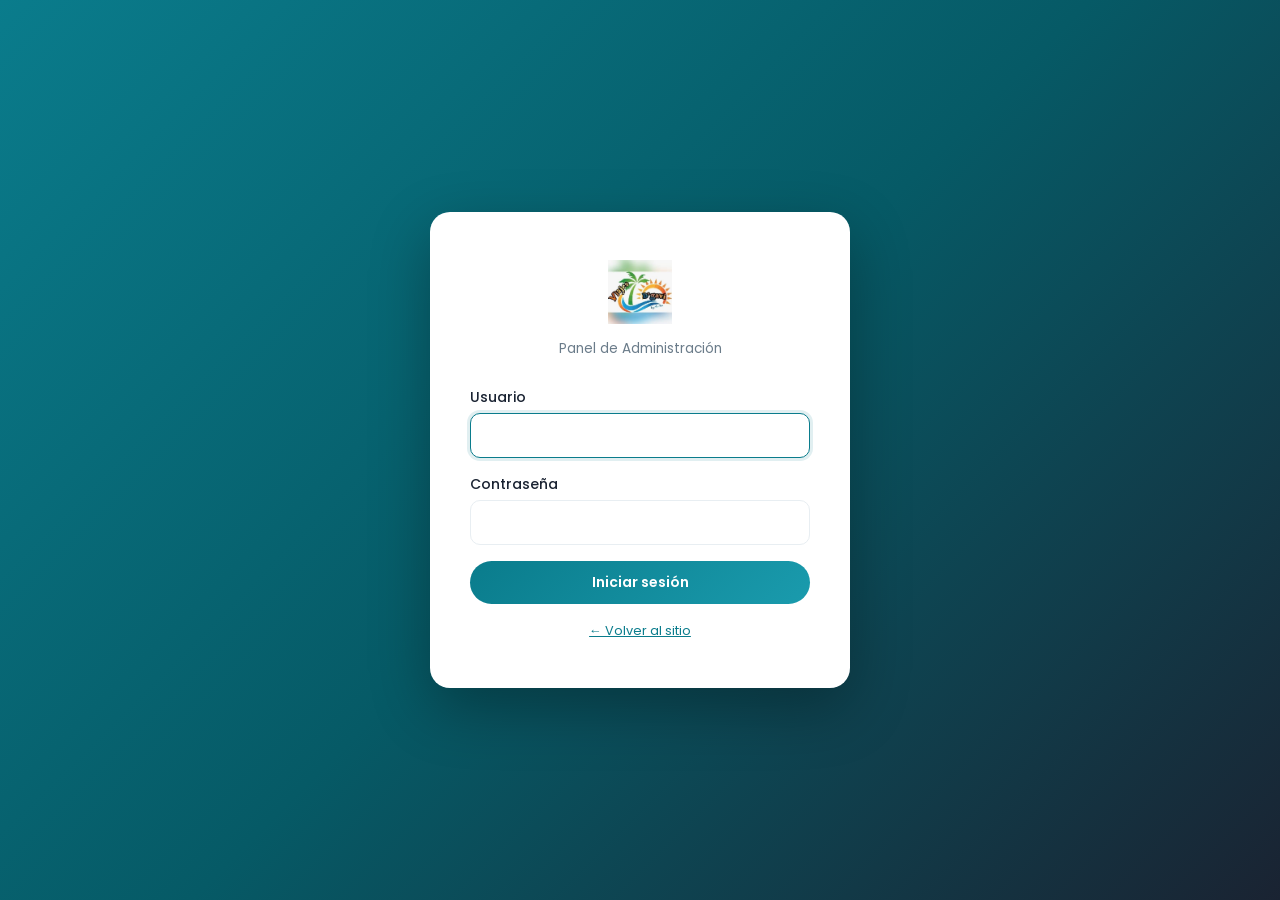
<file: admin/index.html>
<!DOCTYPE html>
<html lang="es">
<head>
  <meta charset="UTF-8">
  <meta name="viewport" content="width=device-width, initial-scale=1.0">
  <title>Admin | Viajes D'Gavi by Morhú</title>
  <link href="https://fonts.googleapis.com/css2?family=Poppins:wght@300;400;500;600;700&display=swap" rel="stylesheet">
  <style>
    :root{--primary:#0A7C8C;--primary-light:#1A9BAD;--dark:#1A2332;--gray:#6B7C8A;--light:#F8FBFC;--white:#fff;--success:#2ECC71;--danger:#E74C3C;--sidebar:260px}
    *{box-sizing:border-box;margin:0;padding:0}
    body{font-family:'Poppins',sans-serif;background:var(--light);color:var(--dark);min-height:100vh}
    .login-wrap{min-height:100vh;display:flex;align-items:center;justify-content:center;background:linear-gradient(135deg,#0A7C8C,#065A66,#1A2332);padding:20px}
    .login-card{background:#fff;border-radius:20px;padding:48px 40px;width:100%;max-width:420px;box-shadow:0 20px 60px rgba(0,0,0,.3)}
    .login-card h1{font-size:1.5rem;text-align:center;margin-bottom:4px}
    .login-card h1 span{color:var(--primary)}
    .login-card .sub{text-align:center;color:var(--gray);font-size:.85rem;margin-bottom:28px}
    .form-group{margin-bottom:16px}
    .form-group label{display:block;font-weight:500;font-size:.875rem;margin-bottom:5px}
    .form-group input,.form-group select,.form-group textarea{width:100%;padding:11px 13px;border:1.5px solid #E8EEF2;border-radius:10px;font-size:.9rem;font-family:inherit}
    .form-group input:focus,.form-group select:focus,.form-group textarea:focus{outline:none;border-color:var(--primary);box-shadow:0 0 0 3px rgba(10,124,140,.12)}
    .btn{display:inline-flex;align-items:center;justify-content:center;gap:6px;padding:11px 20px;border:none;border-radius:50px;font-weight:600;font-size:.875rem;cursor:pointer;transition:.2s;font-family:inherit;text-decoration:none}
    .btn-primary{background:linear-gradient(135deg,var(--primary),var(--primary-light));color:#fff}
    .btn-primary:hover{transform:translateY(-1px);box-shadow:0 6px 18px rgba(10,124,140,.3)}
    .btn-sm{padding:6px 12px;font-size:.78rem;border-radius:8px}
    .btn-wa{background:#25D366;color:#fff}
    .btn-outline{background:transparent;border:1.5px solid var(--primary);color:var(--primary)}
    .btn-danger{background:var(--danger);color:#fff}
    .btn-success{background:var(--success);color:#fff}
    .btn-secondary{background:#6B7C8A;color:#fff}
    .alert{padding:12px 16px;border-radius:10px;margin-bottom:14px;font-size:.875rem}
    .alert-error{background:rgba(231,76,60,.1);color:#c0392b;border:1px solid rgba(231,76,60,.2)}
    .alert-info{background:rgba(10,124,140,.08);border:1px solid rgba(10,124,140,.2);color:var(--dark)}
    .admin-layout{display:none;min-height:100vh}
    .admin-layout.show{display:flex}
    .sidebar{width:var(--sidebar);background:var(--dark);color:#fff;position:fixed;top:0;left:0;bottom:0;overflow-y:auto;z-index:100}
    .sidebar-logo{padding:22px 20px;border-bottom:1px solid rgba(255,255,255,.1)}
    .sidebar-logo h2{font-size:1.1rem}.sidebar-logo span{color:var(--primary-light)}
    .sidebar-logo small{display:block;font-size:.68rem;opacity:.55;margin-top:2px}
    .sidebar-nav a{display:flex;align-items:center;gap:10px;padding:12px 20px;color:rgba(255,255,255,.7);text-decoration:none;font-size:.875rem;cursor:pointer;border:none;background:none;width:100%;text-align:left;font-family:inherit}
    .sidebar-nav a:hover,.sidebar-nav a.active{background:rgba(255,255,255,.08);color:#fff}
    .sidebar-nav a.active{border-left:3px solid var(--primary-light)}
    .main{margin-left:var(--sidebar);flex:1;padding:24px}
    .topbar{display:flex;justify-content:space-between;align-items:center;margin-bottom:20px;flex-wrap:wrap;gap:10px}
    .topbar h1{font-size:1.35rem}
    .stats{display:grid;grid-template-columns:repeat(auto-fill,minmax(160px,1fr));gap:14px;margin-bottom:22px}
    .stat-card{background:#fff;border-radius:12px;padding:18px;box-shadow:0 2px 10px rgba(0,0,0,.05)}
    .stat-card .label{font-size:.75rem;color:var(--gray);margin-bottom:4px}
    .stat-card .value{font-size:1.55rem;font-weight:700;color:var(--primary)}
    .stat-card .value.money{color:#2E7D32}
    .card{background:#fff;border-radius:12px;padding:20px;box-shadow:0 2px 10px rgba(0,0,0,.05);margin-bottom:18px;overflow-x:auto}
    .card h3{margin-bottom:14px;font-size:1.05rem}
    table{width:100%;border-collapse:collapse;font-size:.84rem}
    th{text-align:left;padding:9px 7px;border-bottom:2px solid #E8EEF2;color:var(--gray);font-weight:600;white-space:nowrap}
    td{padding:11px 7px;border-bottom:1px solid #F0F4F7}
    .badge{display:inline-block;padding:3px 9px;border-radius:20px;font-size:.7rem;font-weight:600}
    .badge-nuevo{background:#E3F2FD;color:#1565C0}
    .badge-contactado{background:#E8F5E9;color:#2E7D32}
    .badge-seguimiento{background:#FFF3E0;color:#E65100}
    .badge-activo{background:#E8F5E9;color:#2E7D32}
    .badge-inactivo{background:#FFEBEE;color:#C62828}
    .actions{display:flex;gap:5px;flex-wrap:wrap}
    .filters{display:flex;gap:8px;flex-wrap:wrap;margin-bottom:14px}
    .filters input,.filters select{padding:8px 11px;border:1.5px solid #E8EEF2;border-radius:8px;font-size:.84rem;font-family:inherit}
    .page{display:none}.page.active{display:block}
    .modal-bg{position:fixed;inset:0;background:rgba(0,0,0,.5);z-index:200;display:none;align-items:center;justify-content:center;padding:16px}
    .modal-bg.show{display:flex}
    .modal{background:#fff;border-radius:14px;padding:24px;width:100%;max-width:540px;max-height:90vh;overflow-y:auto;position:relative}
    .modal h3{margin-bottom:16px}
    .modal-close{position:absolute;top:12px;right:12px;width:30px;height:30px;border:none;background:#E8EEF2;border-radius:50%;cursor:pointer;font-size:1.05rem}
    .form-row{display:grid;grid-template-columns:1fr 1fr;gap:12px}
    .toolbar{display:flex;gap:8px;flex-wrap:wrap;margin-bottom:14px}
    @media(max-width:768px){.sidebar{display:none}.main{margin-left:0}.form-row{grid-template-columns:1fr}}
  </style>
</head>
<body>

<div class="login-wrap" id="loginScreen">
  <div class="login-card">
    <div style="text-align:center;margin-bottom:8px"><img src="../assets/img/logo.jpg" alt="Viajes D'Gavi by Morhú" style="height:64px;width:auto;max-width:200px;object-fit:contain"></div>
    <p class="sub">Panel de Administración</p>
    <div class="alert alert-error" id="loginError" style="display:none"></div>
    <form id="loginForm">
      <div class="form-group"><label>Usuario</label><input type="text" id="loginUser" required autocomplete="username" autofocus></div>
      <div class="form-group"><label>Contraseña</label><input type="password" id="loginPass" required autocomplete="current-password"></div>
      <button type="submit" class="btn btn-primary" style="width:100%">Iniciar sesión</button>
    </form>
    <p style="text-align:center;margin-top:18px;font-size:.8rem;color:var(--gray)"><a href="../index.html" style="color:var(--primary)">← Volver al sitio</a></p>
  </div>
</div>

<div class="admin-layout" id="adminLayout">
  <aside class="sidebar">
    <div class="sidebar-logo" style="text-align:center"><img src="../assets/img/logo.jpg" alt="Viajes D'Gavi" style="height:48px;width:auto;max-width:160px;object-fit:contain;margin-bottom:6px;background:#fff;border-radius:8px;padding:4px"><small>Panel Admin</small></div>
    <nav class="sidebar-nav">
      <a data-page="dashboard" class="active">📊 Dashboard</a>
      <a data-page="clientes">👥 Clientes</a>
      <a data-page="promociones">🏷️ Promociones</a>
      <a data-page="destinos">📍 Destinos</a>
      <a data-page="paquetes">📦 Paquetes</a>
      <a data-page="ventas">💰 Ventas</a>
      <a data-page="config">⚙️ Configuración</a>
      <a id="btnLogout">🚪 Cerrar sesión</a>
    </nav>
  </aside>

  <div class="main">
    <!-- DASHBOARD -->
    <div class="page active" id="page-dashboard">
      <div class="topbar"><h1>Dashboard</h1><span id="adminUserLabel" style="color:var(--gray);font-size:.875rem"></span></div>
      <div class="alert alert-info">Datos desde Google Sheets. Si no configuraste la URL en <code>assets/js/config.js</code>, verás ejemplos / localStorage.</div>
      <div class="stats">
        <div class="stat-card"><div class="label">Solicitudes</div><div class="value" id="statClientes">—</div></div>
        <div class="stat-card"><div class="label">Nuevos</div><div class="value" id="statNuevos">—</div></div>
        <div class="stat-card"><div class="label">Promociones activas</div><div class="value" id="statPromos">—</div></div>
        <div class="stat-card"><div class="label">Destinos</div><div class="value" id="statDestinos">—</div></div>
        <div class="stat-card"><div class="label">Paquetes activos</div><div class="value" id="statPaquetes">—</div></div>
        <div class="stat-card"><div class="label">Total ventas</div><div class="value money" id="statVentas">—</div></div>
        <div class="stat-card"><div class="label">Ventas del mes</div><div class="value money" id="statVentasMes">—</div></div>
        <div class="stat-card"><div class="label">Nº de ventas</div><div class="value" id="statNumVentas">—</div></div>
      </div>
      <div class="card">
        <h3>Destinos más solicitados</h3>
        <div class="toolbar">
          <button class="btn btn-sm btn-secondary" id="btnDownloadDestinos">⬇️ Descargar listado CSV</button>
        </div>
        <table><thead><tr><th>#</th><th>Destino</th><th>Solicitudes</th></tr></thead><tbody id="destPopBody"></tbody></table>
      </div>
      <div class="card">
        <h3>Acciones rápidas</h3>
        <div class="toolbar">
          <button class="btn btn-primary" data-page="clientes">Ver clientes</button>
          <button class="btn btn-outline" data-page="ventas">Registrar venta</button>
          <button class="btn btn-outline" data-page="promociones">Promociones</button>
          <a href="../index.html" class="btn btn-outline" target="_blank">Ver sitio</a>
        </div>
      </div>
    </div>

    <!-- CLIENTES -->
    <div class="page" id="page-clientes">
      <div class="topbar"><h1>Clientes / Solicitudes</h1>
        <button class="btn btn-sm btn-secondary" id="btnDownloadClientes">⬇️ Descargar CSV</button>
      </div>
      <div class="filters">
        <input type="text" id="searchCliente" placeholder="Buscar nombre...">
        <select id="filterEstado">
          <option value="">Todos los estados</option>
          <option>Nuevo</option><option>Contactado</option><option>En seguimiento</option>
          <option>Cotización enviada</option><option>Reservado</option><option>Cerrado</option><option>Cancelado</option>
        </select>
      </div>
      <div class="card"><table>
        <thead><tr><th>Fecha</th><th>Nombre</th><th>Teléfono</th><th>Email</th><th>Destino</th><th>Estado</th><th>Acciones</th></tr></thead>
        <tbody id="clientesBody"></tbody>
      </table></div>
    </div>

    <!-- PROMOCIONES -->
    <div class="page" id="page-promociones">
      <div class="topbar"><h1>Promociones / Precios</h1>
        <button class="btn btn-primary" id="btnNuevaPromo">+ Nueva promoción</button>
      </div>
      <div class="card"><table>
        <thead><tr><th>Título</th><th>Destino</th><th>Precio</th><th>Antes</th><th>Dto</th><th>Noches</th><th>Estado</th><th>Acciones</th></tr></thead>
        <tbody id="promosBody"></tbody>
      </table></div>
    </div>

    <!-- DESTINOS -->
    <div class="page" id="page-destinos">
      <div class="topbar"><h1>Destinos</h1>
        <div class="toolbar">
          <button class="btn btn-sm btn-secondary" id="btnDownloadDestinos2">⬇️ CSV</button>
          <button class="btn btn-primary" id="btnNuevoDestino">+ Nuevo destino</button>
        </div>
      </div>
      <div class="card"><table>
        <thead><tr><th>Destino</th><th>Categoría</th><th>País</th><th>Precio desde</th><th>Estado</th><th>Acciones</th></tr></thead>
        <tbody id="destinosBody"></tbody>
      </table></div>
    </div>

    <!-- PAQUETES -->
    <div class="page" id="page-paquetes">
      <div class="topbar"><h1>Paquetes</h1>
        <button class="btn btn-primary" id="btnNuevoPaquete">+ Nuevo paquete</button>
      </div>
      <div class="card"><table>
        <thead><tr><th>Título</th><th>Categoría</th><th>Destino</th><th>Noches</th><th>Precio</th><th>Estado</th><th>Acciones</th></tr></thead>
        <tbody id="paquetesBody"></tbody>
      </table></div>
    </div>

    <!-- VENTAS -->
    <div class="page" id="page-ventas">
      <div class="topbar"><h1>Ventas</h1>
        <div class="toolbar">
          <button class="btn btn-sm btn-secondary" id="btnDownloadVentas">⬇️ Descargar ventas CSV</button>
          <button class="btn btn-primary" id="btnNuevaVenta">+ Registrar venta</button>
        </div>
      </div>
      <div class="stats" style="margin-bottom:16px">
        <div class="stat-card"><div class="label">Total recaudado</div><div class="value money" id="ventasTotal">$0</div></div>
        <div class="stat-card"><div class="label">Este mes</div><div class="value money" id="ventasMes">$0</div></div>
        <div class="stat-card"><div class="label">Cantidad</div><div class="value" id="ventasCount">0</div></div>
      </div>
      <div class="card"><table>
        <thead><tr><th>Fecha</th><th>Cliente</th><th>Destino</th><th>Concepto</th><th>Monto</th><th>Estado</th><th>Acciones</th></tr></thead>
        <tbody id="ventasBody"></tbody>
      </table></div>
    </div>

    <!-- CONFIG -->
    <div class="page" id="page-config">
      <div class="topbar"><h1>Configuración</h1></div>

      <div class="card">
        <h3>🔗 Conexión Google Sheets (Apps Script)</h3>
        <p style="color:var(--gray);font-size:.875rem;margin-bottom:14px">
          Pega aquí la URL de tu <strong>Google Apps Script Web App</strong>. 
          Al guardarla, el panel admin y este navegador usarán esa conexión de inmediato.
          Para que <strong>todos los visitantes del sitio</strong> vean los datos actualizados, 
          también debes poner la misma URL en <code>assets/js/config.js</code> y volver a publicar.
        </p>
        <div class="form-group">
          <label>URL de Google Apps Script</label>
          <input type="url" id="inputGasUrl" placeholder="https://script.google.com/macros/s/XXXX/exec" style="font-size:.85rem">
        </div>
        <div class="toolbar" style="margin-top:8px">
          <button type="button" class="btn btn-primary" id="btnSaveGasUrl">💾 Guardar URL</button>
          <button type="button" class="btn btn-outline" id="btnTestGasUrl">🔌 Probar conexión</button>
          <button type="button" class="btn btn-secondary" id="btnDownloadConfig">⬇️ Descargar config.js</button>
        </div>
        <div id="gasMsg" class="alert" style="display:none;margin-top:14px"></div>
        <p style="margin-top:14px;font-size:.85rem"><strong>URL activa:</strong> <span id="configUrl" style="word-break:break-all"></span></p>
        <p style="margin-top:6px;font-size:.85rem"><strong>Estado:</strong> <span id="configStatus"></span></p>
      </div>

      <div class="card">
        <h3>Cómo obtener la URL (paso a paso)</h3>
        <ol style="padding-left:20px;color:var(--gray);font-size:.875rem;line-height:1.9">
          <li>Abre tu Google Sheet → <strong>Extensiones → Apps Script</strong></li>
          <li>Pega el código de <code>google-apps-script.js</code> y guarda</li>
          <li><strong>Implementar → Nueva implementación → Aplicación web</strong></li>
          <li>Ejecutar como: <strong>Yo</strong> · Acceso: <strong>Cualquiera</strong></li>
          <li>Copia la URL que termina en <code>/exec</code> y pégala arriba</li>
          <li>Clic en <strong>Guardar URL</strong> y luego <strong>Probar conexión</strong></li>
        </ol>
      </div>

      <div class="card">
        <h3>Para que el sitio público se actualice solo</h3>
        <p style="color:var(--gray);font-size:.875rem;line-height:1.7;margin-bottom:10px">
          1. Guarda la URL aquí (admin).<br>
          2. Clic en <strong>Descargar config.js</strong> (ya trae tu URL).<br>
          3. Sustituye el archivo <code>assets/js/config.js</code> del hosting por el descargado.<br>
          4. Listo: el portal principal leerá promociones, destinos y paquetes desde Google Sheets automáticamente.
        </p>
      </div>

      <div class="card">
        <h3>Acceso admin</h3>
        <p style="color:var(--gray);font-size:.875rem;margin-bottom:8px">Usuario y contraseña se definen en <code>assets/js/config.js</code></p>
        <p>Usuario actual: <strong id="configUser"></strong></p>
      </div>
    </div>
  </div>
</div>

<!-- MODAL GENÉRICO -->
<div class="modal-bg" id="modalForm">
  <div class="modal">
    <button class="modal-close" id="closeModal">&times;</button>
    <h3 id="modalTitle">Formulario</h3>
    <form id="genericForm"></form>
  </div>
</div>

<script src="../assets/js/config.js"></script>
<script src="../assets/js/api.js"></script>
<script>
const AUTH_KEY='vdg_admin_auth';
let clientesCache=[], promosCache=[], destinosCache=[], paquetesCache=[], ventasCache=[], destPopulares=[];

function isLoggedIn(){return sessionStorage.getItem(AUTH_KEY)==='1'}
function login(u,p){const c=SITE_CONFIG.admin||{};if(u===(c.username||'admin')&&p===(c.passwordHash||'Admin2026!')){sessionStorage.setItem(AUTH_KEY,'1');return true}return false}
function logout(){sessionStorage.removeItem(AUTH_KEY);location.reload()}

async function deleteRecord(action, id, reloadFn, label){
  if(!id){ alert('Sin ID'); return; }
  if(!confirm('¿Eliminar este registro de '+label+'? Esta acción no se puede deshacer.')) return;
  const res = await callAPI(action, { id: id });
  if(res.success || res.useSample){
    // Also remove from local caches / localStorage where applicable
    if(action==='deleteCliente'){
      clientesCache = clientesCache.filter(x => String(x.id) !== String(id));
      renderClientes(clientesCache);
    }
    if(typeof reloadFn === 'function') await reloadFn();
    alert(res.success ? 'Eliminado de Google Sheets' : 'Eliminado localmente');
  } else {
    alert(res.message || 'No se pudo eliminar');
  }
}

/** Comprime imagen del PC y la sube a Drive vía Apps Script; devuelve URL */
async function uploadLocalImage(file){
  if(!file) return '';
  if(!file.type || !file.type.startsWith('image/')){
    alert('Solo se permiten imágenes');
    return '';
  }
  // Comprimir en canvas para no saturar Sheets/Drive
  const dataUrl = await new Promise((resolve, reject) => {
    const reader = new FileReader();
    reader.onload = () => resolve(reader.result);
    reader.onerror = reject;
    reader.readAsDataURL(file);
  });
  const compressed = await new Promise((resolve) => {
    const img = new Image();
    img.onload = () => {
      const maxW = 1200;
      let w = img.width, h = img.height;
      if(w > maxW){ h = Math.round(h * maxW / w); w = maxW; }
      const canvas = document.createElement('canvas');
      canvas.width = w; canvas.height = h;
      const ctx = canvas.getContext('2d');
      ctx.drawImage(img, 0, 0, w, h);
      resolve(canvas.toDataURL('image/jpeg', 0.82));
    };
    img.onerror = () => resolve(dataUrl);
    img.src = dataUrl;
  });
  // Intentar subir a Drive
  const res = await callAPI('uploadImage', {
    base64: compressed,
    filename: (file.name || 'imagen').replace(/\.[^.]+$/, '') + '.jpg',
    mimeType: 'image/jpeg'
  });
  if(res.success && res.url){
    return res.url;
  }
  // Fallback: usar data URL (funciona en el mismo navegador / si Sheets acepta)
  console.warn('Upload Drive falló, usando data URL local', res);
  return compressed;
}

function imageFieldHtml(currentUrl){
  const cur = currentUrl || '';
  return `
    <div class="form-group">
      <label>Imagen (URL o subir desde tu PC)</label>
      <input type="url" name="imagen" id="fieldImagenUrl" value="${cur.replace(/"/g,'&quot;')}" placeholder="https://... o elige archivo abajo">
      <input type="file" id="fieldImagenFile" accept="image/*" style="margin-top:8px;font-size:.85rem">
      <div id="imgPreview" style="margin-top:10px">${cur ? '<img src="'+cur.replace(/"/g,'&quot;')+'" style="max-height:120px;border-radius:8px;object-fit:cover">' : ''}</div>
      <small style="color:var(--gray);font-size:.75rem">Si subes desde tu PC, se guarda en Google Drive y el portal muestra la nueva imagen.</small>
    </div>`;
}

async function resolveImageFromForm(form){
  const fileInput = form.querySelector('#fieldImagenFile');
  const urlInput = form.querySelector('[name="imagen"]');
  if(fileInput && fileInput.files && fileInput.files[0]){
    const btn = form.querySelector('[type="submit"]');
    const prev = btn ? btn.textContent : '';
    if(btn){ btn.disabled = true; btn.textContent = 'Subiendo imagen...'; }
    try {
      const url = await uploadLocalImage(fileInput.files[0]);
      if(urlInput) urlInput.value = url;
      return url;
    } finally {
      if(btn){ btn.disabled = false; btn.textContent = prev || 'Guardar'; }
    }
  }
  return urlInput ? urlInput.value : '';
}

function esc(s){const d=document.createElement('div');d.textContent=s||'';return d.innerHTML}
function money(n){return '$'+Number(n||0).toLocaleString('es-MX')}

function showPage(name){
  document.querySelectorAll('.page').forEach(p=>p.classList.remove('active'));
  document.querySelectorAll('.sidebar-nav a[data-page]').forEach(a=>a.classList.remove('active'));
  const page=document.getElementById('page-'+name);if(page)page.classList.add('active');
  const link=document.querySelector(`.sidebar-nav a[data-page="${name}"]`);if(link)link.classList.add('active');
  if(name==='dashboard')loadStats();
  if(name==='clientes')loadClientes();
  if(name==='promociones')loadPromos();
  if(name==='destinos')loadDestinos();
  if(name==='paquetes')loadPaquetes();
  if(name==='ventas')loadVentas();
  if(name==='config')loadConfig();
}

function downloadCSV(filename, rows){
  const csv=rows.map(r=>r.map(c=>'"'+String(c??'').replace(/"/g,'""')+'"').join(',')).join('\n');
  const blob=new Blob(['\uFEFF'+csv],{type:'text/csv;charset=utf-8;'});
  const a=document.createElement('a');a.href=URL.createObjectURL(blob);a.download=filename;a.click();
}

/* ---- LOADERS ---- */
async function loadClientes(){
  const res=await callAPI('getClientes',{});
  const local=JSON.parse(localStorage.getItem('viajes_dgavi_leads')||'[]').map((l,i)=>({
    id:'L'+i,fecha:(l.fecha||l.savedAt||'').slice(0,10),nombre:l.nombre||'',telefono:l.telefono||'',
    whatsapp:(l.whatsapp||l.telefono||'').replace(/\D/g,''),email:l.email||'',destino:l.destino||'',estado:'Nuevo'
  }));
  const sample=[
    {id:'A1',fecha:new Date().toISOString().slice(0,10),nombre:'María González',telefono:'81 1234 5678',whatsapp:'8112345678',email:'maria@email.com',destino:'Riviera Maya',estado:'Nuevo'},
    {id:'B2',fecha:new Date(Date.now()-864e5).toISOString().slice(0,10),nombre:'Carlos Ramírez',telefono:'81 9876 5432',whatsapp:'8198765432',email:'carlos@email.com',destino:'Los Cabos',estado:'Contactado'}
  ];
  clientesCache=(res.success&&res.data&&res.data.length)?res.data:[...local,...sample];
  renderClientes(clientesCache);
}

function renderClientes(list){
  const body=document.getElementById('clientesBody');
  if(!list.length){body.innerHTML='<tr><td colspan="7" style="text-align:center;color:var(--gray);padding:24px">Sin solicitudes</td></tr>';return}
  body.innerHTML=list.map(c=>{
    let b='badge-nuevo';if(c.estado==='Contactado')b='badge-contactado';if(c.estado==='En seguimiento')b='badge-seguimiento';
    const wa=(c.whatsapp||(c.telefono||'').replace(/\D/g,''));
    const msg=encodeURIComponent(`Hola ${c.nombre}, soy de Viajes D'Gavi by Morhú. Te contacto por tu solicitud sobre ${c.destino}.`);
    return `<tr>
      <td>${esc(c.fecha)}</td><td><strong>${esc(c.nombre)}</strong></td><td>${esc(c.telefono)}</td>
      <td>${esc(c.email)}</td><td>${esc(c.destino)}</td>
      <td><span class="badge ${b}">${esc(c.estado)}</span></td>
      <td><div class="actions"><a class="btn btn-sm btn-wa" target="_blank" href="https://wa.me/52${wa}?text=${msg}">WhatsApp</a>
        <button type="button" class="btn btn-sm btn-danger" data-del-cliente="${esc(String(c.id||''))}">Eliminar</button></div></td>
    </tr>`;
  }).join('');
  body.querySelectorAll('[data-del-cliente]').forEach(btn=>{
    btn.addEventListener('click',()=>deleteRecord('deleteCliente', btn.getAttribute('data-del-cliente'), loadClientes, 'clientes'));
  });
}

async function loadPromos(){
  promosCache=await getPromotions(100);
  renderPromos(promosCache);
}
function renderPromos(list){
  const body=document.getElementById('promosBody');
  if(!list.length){body.innerHTML='<tr><td colspan="8" style="text-align:center;padding:24px;color:var(--gray)">Sin promociones</td></tr>';return}
  body.innerHTML=list.map(p=>{
    const act=p.estado==='active'||p.estado==='Activo';
    return `<tr>
      <td><strong>${esc(p.titulo)}</strong></td><td>${esc(p.destino)}</td>
      <td>${money(p.precio)}</td><td>${p.precio_anterior?money(p.precio_anterior):'—'}</td>
      <td>${p.descuento?p.descuento+'%':'—'}</td><td>${p.noches||'—'}</td>
      <td><span class="badge ${act?'badge-activo':'badge-inactivo'}">${act?'Activo':'Inactivo'}</span></td>
      <td><div class="actions">
        <button class="btn btn-sm btn-outline" data-edit-promo='${JSON.stringify(p).replace(/'/g,"&#39;")}'>Editar</button>
        <button type="button" class="btn btn-sm btn-danger" data-del-promo="${esc(String(p.id||''))}">Eliminar</button>
      </div></td>
    </tr>`;
  }).join('');
  body.querySelectorAll('[data-edit-promo]').forEach(btn=>btn.addEventListener('click',()=>openPromoModal(JSON.parse(btn.getAttribute('data-edit-promo')))));
  body.querySelectorAll('[data-del-promo]').forEach(btn=>btn.addEventListener('click',()=>deleteRecord('deletePromotion', btn.getAttribute('data-del-promo'), loadPromos, 'promociones')));
}

async function loadDestinos(){
  const res=await callAPI('getDestinations',{});
  destinosCache=(res.success&&res.data&&res.data.length)?res.data:await getDestinations(50);
  renderDestinos(destinosCache);
}
function renderDestinos(list){
  const body=document.getElementById('destinosBody');
  if(!list.length){body.innerHTML='<tr><td colspan="6" style="text-align:center;padding:24px;color:var(--gray)">Sin destinos</td></tr>';return}
  body.innerHTML=list.map(d=>{
    const act=d.estado==='active'||d.estado==='Activo'||!d.estado;
    return `<tr>
      <td><strong>${esc(d.nombre||d.destino)}</strong></td><td>${esc(d.categoria)}</td><td>${esc(d.pais||'México')}</td>
      <td>${money(d.precio_desde)}</td>
      <td><span class="badge ${act?'badge-activo':'badge-inactivo'}">${act?'Activo':'Inactivo'}</span></td>
      <td><div class="actions">
        <button class="btn btn-sm btn-outline" data-edit-dest='${JSON.stringify(d).replace(/'/g,"&#39;")}'>Editar</button>
        <button type="button" class="btn btn-sm btn-danger" data-del-dest="${esc(String(d.id||''))}">Eliminar</button>
      </div></td>
    </tr>`;
  }).join('');
  body.querySelectorAll('[data-edit-dest]').forEach(btn=>btn.addEventListener('click',()=>openDestinoModal(JSON.parse(btn.getAttribute('data-edit-dest')))));
  body.querySelectorAll('[data-del-dest]').forEach(btn=>btn.addEventListener('click',()=>deleteRecord('deleteDestination', btn.getAttribute('data-del-dest'), loadDestinos, 'destinos')));
}

async function loadPaquetes(){
  const res=await callAPI('getPackages',{});
  if(res.success&&res.data&&res.data.length){paquetesCache=res.data}
  else{
    paquetesCache=[
      {id:1,titulo:'Todo Incluido Riviera Maya',categoria:'Playa',destino:'Riviera Maya',noches:5,precio:8999,precio_anterior:12999,estado:'active'},
      {id:2,titulo:'Luna de Miel Los Cabos',categoria:'Luna de miel',destino:'Los Cabos',noches:4,precio:14999,precio_anterior:18999,estado:'active'}
    ];
  }
  renderPaquetes(paquetesCache);
}
function renderPaquetes(list){
  const body=document.getElementById('paquetesBody');
  if(!list.length){body.innerHTML='<tr><td colspan="7" style="text-align:center;padding:24px;color:var(--gray)">Sin paquetes</td></tr>';return}
  body.innerHTML=list.map(p=>{
    const act=p.estado==='active'||p.estado==='Activo';
    return `<tr>
      <td><strong>${esc(p.titulo)}</strong></td><td>${esc(p.categoria)}</td><td>${esc(p.destino)}</td>
      <td>${p.noches||'—'}</td><td>${money(p.precio)}</td>
      <td><span class="badge ${act?'badge-activo':'badge-inactivo'}">${act?'Activo':'Inactivo'}</span></td>
      <td><div class="actions">
        <button class="btn btn-sm btn-outline" data-edit-paq='${JSON.stringify(p).replace(/'/g,"&#39;")}'>Editar</button>
        <button type="button" class="btn btn-sm btn-danger" data-del-paq="${esc(String(p.id||''))}">Eliminar</button>
      </div></td>
    </tr>`;
  }).join('');
  body.querySelectorAll('[data-edit-paq]').forEach(btn=>btn.addEventListener('click',()=>openPaqueteModal(JSON.parse(btn.getAttribute('data-edit-paq')))));
  body.querySelectorAll('[data-del-paq]').forEach(btn=>btn.addEventListener('click',()=>deleteRecord('deletePackage', btn.getAttribute('data-del-paq'), loadPaquetes, 'paquetes')));
}

async function loadVentas(){
  const res=await callAPI('getVentas',{});
  ventasCache=(res.success&&res.data)?res.data:[];
  // local fallback
  const local=JSON.parse(localStorage.getItem('viajes_dgavi_ventas')||'[]');
  if(!ventasCache.length&&local.length)ventasCache=local;
  renderVentas(ventasCache);
}
function renderVentas(list){
  const body=document.getElementById('ventasBody');
  const total=list.reduce((s,v)=>s+Number(v.monto||0),0);
  const mes=new Date().toISOString().slice(0,7);
  const totalMes=list.filter(v=>String(v.fecha||'').startsWith(mes)).reduce((s,v)=>s+Number(v.monto||0),0);
  document.getElementById('ventasTotal').textContent=money(total);
  document.getElementById('ventasMes').textContent=money(totalMes);
  document.getElementById('ventasCount').textContent=list.length;
  if(!list.length){body.innerHTML='<tr><td colspan="7" style="text-align:center;padding:24px;color:var(--gray)">Sin ventas registradas</td></tr>';return}
  body.innerHTML=list.map(v=>`<tr>
    <td>${esc(v.fecha)}</td><td>${esc(v.cliente)}</td><td>${esc(v.destino)}</td>
    <td>${esc(v.concepto)}</td><td><strong>${money(v.monto)}</strong></td><td>${esc(v.estado)}</td>
    <td><button type="button" class="btn btn-sm btn-danger" data-del-venta="${esc(String(v.id||''))}">Eliminar</button></td>
  </tr>`).join('');
  body.querySelectorAll('[data-del-venta]').forEach(btn=>btn.addEventListener('click',()=>deleteRecord('deleteVenta', btn.getAttribute('data-del-venta'), loadVentas, 'ventas')));
}

async function loadStats(){
  await loadClientes();
  const res=await callAPI('getStats',{});
  if(res.success&&res.data){
    const d=res.data;
    document.getElementById('statClientes').textContent=d.totalClientes;
    document.getElementById('statNuevos').textContent=d.clientesNuevos;
    document.getElementById('statPromos').textContent=d.promocionesActivas;
    document.getElementById('statDestinos').textContent=d.destinosPublicados;
    document.getElementById('statPaquetes').textContent=d.paquetesActivos;
    document.getElementById('statVentas').textContent=money(d.totalVentas);
    document.getElementById('statVentasMes').textContent=money(d.totalVentasMes);
    document.getElementById('statNumVentas').textContent=d.cantidadVentas;
    destPopulares=d.destinosPopulares||[];
  }else{
    document.getElementById('statClientes').textContent=clientesCache.length;
    document.getElementById('statNuevos').textContent=clientesCache.filter(c=>c.estado==='Nuevo').length;
    const promos=await getPromotions(50);
    document.getElementById('statPromos').textContent=promos.filter(p=>p.estado==='active'||p.estado==='Activo').length;
    const destCount={};
    clientesCache.forEach(c=>{const d=c.destino||'Sin destino';destCount[d]=(destCount[d]||0)+1});
    destPopulares=Object.keys(destCount).map(k=>({destino:k,solicitudes:destCount[k]})).sort((a,b)=>b.solicitudes-a.solicitudes);
    document.getElementById('statVentas').textContent=money(0);
    document.getElementById('statVentasMes').textContent=money(0);
    document.getElementById('statNumVentas').textContent='0';
  }
  const tbody=document.getElementById('destPopBody');
  tbody.innerHTML=destPopulares.length?destPopulares.map((d,i)=>`<tr><td>${i+1}</td><td>${esc(d.destino)}</td><td>${d.solicitudes}</td></tr>`).join('')
    :'<tr><td colspan="3" style="text-align:center;color:var(--gray)">Sin datos aún</td></tr>';
}

function loadConfig(){
  const url=getGoogleScriptUrl()||SITE_CONFIG.googleScriptUrl||'';
  const input=document.getElementById('inputGasUrl');
  if(input) input.value = url.includes('YOUR_SCRIPT') ? '' : url;
  document.getElementById('configUrl').textContent=url.includes('YOUR_SCRIPT')||!url?'(no configurada)':url;
  document.getElementById('configStatus').textContent=url.includes('YOUR_SCRIPT')||!url?'⚠️ Sin conectar — datos de ejemplo':'✅ URL configurada (Sheets)';
  document.getElementById('configUser').textContent=(SITE_CONFIG.admin&&SITE_CONFIG.admin.username)||'admin';
}

function showGasMsg(text, ok){
  const el=document.getElementById('gasMsg');
  if(!el) return;
  el.style.display='block';
  el.className='alert '+(ok?'alert-info':'alert-error');
  if(ok){ el.style.background='rgba(46,204,113,.12)'; el.style.color='#1e8449'; el.style.borderColor='rgba(46,204,113,.3)'; }
  el.textContent=text;
}

async function testGasConnection(){
  const url=(document.getElementById('inputGasUrl')?.value||getGoogleScriptUrl()||'').trim();
  if(!url || url.includes('YOUR_SCRIPT')){
    showGasMsg('Primero pega y guarda una URL válida de Apps Script.', false);
    return;
  }
  showGasMsg('Probando conexión...', true);
  try{
    // Temporarily set
    const prev=SITE_CONFIG.googleScriptUrl;
    SITE_CONFIG.googleScriptUrl=url;
    const res=await callAPI('getStats',{});
    SITE_CONFIG.googleScriptUrl=prev;
    if(res && (res.success || res.data)){
      showGasMsg('✅ Conexión exitosa. Google Sheets responde correctamente.', true);
      document.getElementById('configStatus').textContent='✅ Conexión verificada';
    } else if(res && res.useSample){
      showGasMsg('No se pudo contactar la API. Revisa la URL y que el script esté implementado como "Cualquiera".', false);
    } else {
      showGasMsg('Respuesta recibida: '+(res?.message||JSON.stringify(res)), !!res?.success);
    }
  }catch(err){
    showGasMsg('Error de red: '+err.message, false);
  }
}

function downloadConfigJs(){
  const url=(document.getElementById('inputGasUrl')?.value||getGoogleScriptUrl()||SITE_CONFIG.googleScriptUrl||'').trim();
  const content = `/**
 * Viajes D'Gavi by Morhú - config.js
 * Generado desde el Panel Admin
 */
const SITE_CONFIG = {
  name: "Viajes D'Gavi by Morhú",
  slogan: "El placer de viajar sin preocupaciones",
  url: "https://viajes-d-gavi.com",
  email: "viajes.d.gavi@gmail.com",
  phone: "81 3051 5995",
  whatsapp: "528130515995",
  address: "Monterrey, N.L. CP 66460",
  googleScriptUrl: "${url.replace(/"/g, '')}",
  social: {
    facebook: "https://www.facebook.com/ViajesDGaviByMorhu",
    instagram: "",
    tiktok: "",
    youtube: "",
    twitter: ""
  },
  admin: {
    username: "admin",
    passwordHash: "Admin2026!"
  }
};
(function applyStoredConfig() {
  try {
    const storedUrl = localStorage.getItem("vdg_gas_url");
    if (storedUrl && storedUrl.indexOf("script.google.com") !== -1) {
      SITE_CONFIG.googleScriptUrl = storedUrl.trim();
    }
  } catch (e) {}
})();
function getWhatsAppUrl(message) {
  const defaultMsg = "Hola, me interesa recibir información sobre los viajes y promociones de Viajes D'Gavi by Morhú.";
  const msg = encodeURIComponent(message || defaultMsg);
  return "https://wa.me/" + SITE_CONFIG.whatsapp + "?text=" + msg;
}
function formatPrice(price) {
  return "$" + Number(price).toLocaleString("es-MX") + " MXN";
}
function renderStars(rating) {
  const r = Math.max(0, Math.min(5, parseInt(rating) || 5));
  return "★".repeat(r) + "☆".repeat(5 - r);
}
function saveGoogleScriptUrl(url) {
  url = (url || "").trim();
  if (!url) { localStorage.removeItem("vdg_gas_url"); return { success: false, message: "URL vacía" }; }
  localStorage.setItem("vdg_gas_url", url);
  SITE_CONFIG.googleScriptUrl = url;
  return { success: true, message: "URL guardada" };
}
function getGoogleScriptUrl() {
  return SITE_CONFIG.googleScriptUrl || "";
}
`;
  const blob=new Blob([content],{type:'application/javascript'});
  const a=document.createElement('a');
  a.href=URL.createObjectURL(blob);
  a.download='config.js';
  a.click();
  showGasMsg('config.js descargado. Súbelo a assets/js/ en tu hosting para que el sitio público use la URL.', true);
}

/* ---- MODALS ---- */
function openModal(title, fieldsHtml, onSubmit){
  document.getElementById('modalTitle').textContent=title;
  const form=document.getElementById('genericForm');
  form.innerHTML=fieldsHtml+'<button type="submit" class="btn btn-primary" style="width:100%;margin-top:8px">Guardar</button>';
  document.getElementById('modalForm').classList.add('show');
  // Preview de imagen local
  const fileIn=form.querySelector('#fieldImagenFile');
  if(fileIn){
    fileIn.addEventListener('change',()=>{
      const f=fileIn.files&&fileIn.files[0];
      const prev=form.querySelector('#imgPreview');
      if(!f||!prev) return;
      const r=new FileReader();
      r.onload=()=>{ prev.innerHTML='<img src="'+r.result+'" style="max-height:120px;border-radius:8px;object-fit:cover">'; };
      r.readAsDataURL(f);
    });
  }
  form.onsubmit=async e=>{e.preventDefault();await onSubmit(new FormData(form));document.getElementById('modalForm').classList.remove('show')};
}

function openPromoModal(data){
  openModal(data?'Editar promoción':'Nueva promoción', `
    <input type="hidden" name="id" value="${data?.id||''}">
    <div class="form-group"><label>Título *</label><input name="titulo" required value="${esc(data?.titulo||'')}"></div>
    <div class="form-row">
      <div class="form-group"><label>Destino *</label><input name="destino" required value="${esc(data?.destino||'')}"></div>
      <div class="form-group"><label>Hotel</label><input name="hotel" value="${esc(data?.hotel||'')}"></div>
    </div>
    <div class="form-row">
      <div class="form-group"><label>Precio *</label><input type="number" name="precio" required value="${data?.precio||''}"></div>
      <div class="form-group"><label>Precio anterior</label><input type="number" name="precio_anterior" value="${data?.precio_anterior||''}"></div>
    </div>
    <div class="form-row">
      <div class="form-group"><label>Descuento %</label><input type="number" name="descuento" value="${data?.descuento||''}"></div>
      <div class="form-group"><label>Noches</label><input type="number" name="noches" value="${data?.noches||''}"></div>
    </div>
    <div class="form-group"><label>Descripción</label><textarea name="descripcion" rows="2">${esc(data?.descripcion||'')}</textarea></div>
    ${imageFieldHtml(data?.imagen||'')}
    <div class="form-group"><label>Estado</label><select name="estado"><option value="active" ${!data||data.estado==='active'?'selected':''}>Activo</option><option value="inactive" ${data?.estado==='inactive'?'selected':''}>Inactivo</option></select></div>
  `, async fd=>{
    const form=document.getElementById('genericForm');
    const imgUrl=await resolveImageFromForm(form);
    const obj=Object.fromEntries(fd.entries());
    obj.imagen=imgUrl||obj.imagen||'';
    obj.precio=Number(obj.precio);obj.precio_anterior=Number(obj.precio_anterior)||'';obj.descuento=Number(obj.descuento)||'';obj.noches=Number(obj.noches)||'';
    if(!obj.id)delete obj.id;
    const res=await callAPI('savePromotion',obj);
    if(res.success||res.useSample){await loadPromos();alert(res.success?'Guardado en Google Sheets':'Guardado local (configura Apps Script)')}
    else alert(res.message||'Error');
  });
}

function openDestinoModal(data){
  openModal(data?'Editar destino':'Nuevo destino', `
    <input type="hidden" name="id" value="${data?.id||''}">
    <div class="form-group"><label>Nombre del destino *</label><input name="nombre" required value="${esc(data?.nombre||data?.destino||'')}"></div>
    <div class="form-row">
      <div class="form-group"><label>Categoría</label><input name="categoria" value="${esc(data?.categoria||'')}" placeholder="Playa, Internacional..."></div>
      <div class="form-group"><label>País</label><input name="pais" value="${esc(data?.pais||'México')}"></div>
    </div>
    <div class="form-group"><label>Precio desde</label><input type="number" name="precio_desde" value="${data?.precio_desde||''}"></div>
    <div class="form-group"><label>Descripción</label><textarea name="descripcion" rows="2">${esc(data?.descripcion||'')}</textarea></div>
    ${imageFieldHtml(data?.imagen||'')}
    <div class="form-group"><label>Estado</label><select name="estado"><option value="active">Activo</option><option value="inactive">Inactivo</option></select></div>
  `, async fd=>{
    const form=document.getElementById('genericForm');
    const imgUrl=await resolveImageFromForm(form);
    const obj=Object.fromEntries(fd.entries());
    obj.imagen=imgUrl||obj.imagen||'';
    obj.precio_desde=Number(obj.precio_desde)||0;
    if(!obj.id)delete obj.id;
    const res=await callAPI('saveDestination',obj);
    if(res.success||res.useSample){await loadDestinos();alert(res.success?'Guardado en Sheets':'Guardado local')}
    else alert(res.message||'Error');
  });
}

function openPaqueteModal(data){
  openModal(data?'Editar paquete':'Nuevo paquete', `
    <input type="hidden" name="id" value="${data?.id||''}">
    <div class="form-group"><label>Título *</label><input name="titulo" required value="${esc(data?.titulo||'')}"></div>
    <div class="form-row">
      <div class="form-group"><label>Categoría</label><input name="categoria" value="${esc(data?.categoria||'')}" placeholder="Playa, Familia..."></div>
      <div class="form-group"><label>Destino</label><input name="destino" value="${esc(data?.destino||'')}"></div>
    </div>
    <div class="form-row">
      <div class="form-group"><label>Noches</label><input type="number" name="noches" value="${data?.noches||''}"></div>
      <div class="form-group"><label>Precio *</label><input type="number" name="precio" required value="${data?.precio||''}"></div>
    </div>
    <div class="form-group"><label>Precio anterior</label><input type="number" name="precio_anterior" value="${data?.precio_anterior||''}"></div>
    <div class="form-group"><label>Descripción</label><textarea name="descripcion" rows="2">${esc(data?.descripcion||'')}</textarea></div>
    ${imageFieldHtml(data?.imagen||'')}
    <div class="form-group"><label>Estado</label><select name="estado"><option value="active">Activo</option><option value="inactive">Inactivo</option></select></div>
  `, async fd=>{
    const form=document.getElementById('genericForm');
    const imgUrl=await resolveImageFromForm(form);
    const obj=Object.fromEntries(fd.entries());
    obj.imagen=imgUrl||obj.imagen||'';
    obj.precio=Number(obj.precio);obj.precio_anterior=Number(obj.precio_anterior)||'';obj.noches=Number(obj.noches)||'';
    if(!obj.id)delete obj.id;
    const res=await callAPI('savePackage',obj);
    if(res.success||res.useSample){await loadPaquetes();alert(res.success?'Guardado en Sheets':'Guardado local')}
    else alert(res.message||'Error');
  });
}

function openVentaModal(){
  openModal('Registrar venta', `
    <div class="form-group"><label>Fecha</label><input type="date" name="fecha" value="${new Date().toISOString().slice(0,10)}"></div>
    <div class="form-group"><label>Cliente *</label><input name="cliente" required></div>
    <div class="form-row">
      <div class="form-group"><label>Destino</label><input name="destino"></div>
      <div class="form-group"><label>Monto (MXN) *</label><input type="number" name="monto" required min="0"></div>
    </div>
    <div class="form-group"><label>Concepto</label><input name="concepto" placeholder="Paquete, promoción, boletos..."></div>
    <div class="form-group"><label>Estado</label><select name="estado"><option>Confirmada</option><option>Pendiente</option><option>Cancelada</option></select></div>
    <div class="form-group"><label>Notas</label><textarea name="notas" rows="2"></textarea></div>
  `, async fd=>{
    const obj=Object.fromEntries(fd.entries());
    obj.monto=Number(obj.monto)||0;
    const res=await callAPI('saveVenta',obj);
    // Always keep local copy too
    const local=JSON.parse(localStorage.getItem('viajes_dgavi_ventas')||'[]');
    local.unshift({...obj,id:Date.now()});
    localStorage.setItem('viajes_dgavi_ventas',JSON.stringify(local));
    await loadVentas();
    alert(res.success?'Venta guardada en Google Sheets':'Venta guardada localmente');
  });
}

/* ---- INIT ---- */
document.addEventListener('DOMContentLoaded',()=>{
  if(isLoggedIn()){
    document.getElementById('loginScreen').style.display='none';
    document.getElementById('adminLayout').classList.add('show');
    document.getElementById('adminUserLabel').textContent='Hola, '+((SITE_CONFIG.admin&&SITE_CONFIG.admin.username)||'admin');
    loadStats();
  }
  document.getElementById('loginForm').addEventListener('submit',e=>{
    e.preventDefault();
    if(login(document.getElementById('loginUser').value.trim(),document.getElementById('loginPass').value))location.reload();
    else{const err=document.getElementById('loginError');err.textContent='Usuario o contraseña incorrectos';err.style.display='block'}
  });
  document.getElementById('btnLogout').addEventListener('click',logout);
  document.querySelectorAll('[data-page]').forEach(el=>el.addEventListener('click',e=>{e.preventDefault();showPage(el.getAttribute('data-page'))}));
  document.getElementById('closeModal').addEventListener('click',()=>document.getElementById('modalForm').classList.remove('show'));
  document.getElementById('modalForm').addEventListener('click',e=>{if(e.target.id==='modalForm')e.target.classList.remove('show')});

  document.getElementById('searchCliente')?.addEventListener('input',e=>{
    const q=e.target.value.toLowerCase(),est=document.getElementById('filterEstado').value;
    renderClientes(clientesCache.filter(c=>(!q||(c.nombre||'').toLowerCase().includes(q))&&(!est||c.estado===est)));
  });
  document.getElementById('filterEstado')?.addEventListener('change',e=>{
    const q=document.getElementById('searchCliente').value.toLowerCase(),est=e.target.value;
    renderClientes(clientesCache.filter(c=>(!q||(c.nombre||'').toLowerCase().includes(q))&&(!est||c.estado===est)));
  });

  document.getElementById('btnNuevaPromo')?.addEventListener('click',()=>openPromoModal(null));
  document.getElementById('btnNuevoDestino')?.addEventListener('click',()=>openDestinoModal(null));
  document.getElementById('btnNuevoPaquete')?.addEventListener('click',()=>openPaqueteModal(null));
  document.getElementById('btnNuevaVenta')?.addEventListener('click',openVentaModal);

  document.getElementById('btnDownloadClientes')?.addEventListener('click',()=>{
    const rows=[['Fecha','Nombre','Teléfono','Email','Destino','Estado'],...clientesCache.map(c=>[c.fecha,c.nombre,c.telefono,c.email,c.destino,c.estado])];
    downloadCSV('clientes-viajes-dgavi.csv',rows);
  });
  document.getElementById('btnDownloadDestinos')?.addEventListener('click',()=>{
    const rows=[['#','Destino','Solicitudes'],...destPopulares.map((d,i)=>[i+1,d.destino,d.solicitudes])];
    downloadCSV('destinos-mas-solicitados.csv',rows);
  });
  document.getElementById('btnDownloadDestinos2')?.addEventListener('click',()=>{
    const rows=[['Destino','Categoría','País','Precio desde','Estado'],...destinosCache.map(d=>[d.nombre||d.destino,d.categoria,d.pais,d.precio_desde,d.estado])];
    downloadCSV('destinos.csv',rows);
  });
  
  document.getElementById('btnSaveGasUrl')?.addEventListener('click',()=>{
    const url=document.getElementById('inputGasUrl').value.trim();
    const r=saveGoogleScriptUrl(url);
    showGasMsg(r.message+(r.success?' Recarga el Dashboard para ver datos de Sheets.':''), r.success);
    if(r.success) loadConfig();
  });
  document.getElementById('btnTestGasUrl')?.addEventListener('click', testGasConnection);
  document.getElementById('btnDownloadConfig')?.addEventListener('click', downloadConfigJs);

  document.getElementById('btnDownloadVentas')?.addEventListener('click',()=>{
    const rows=[['Fecha','Cliente','Destino','Concepto','Monto','Estado'],...ventasCache.map(v=>[v.fecha,v.cliente,v.destino,v.concepto,v.monto,v.estado])];
    downloadCSV('ventas-viajes-dgavi.csv',rows);
  });
});
</script>
</body>
</html>
</file>
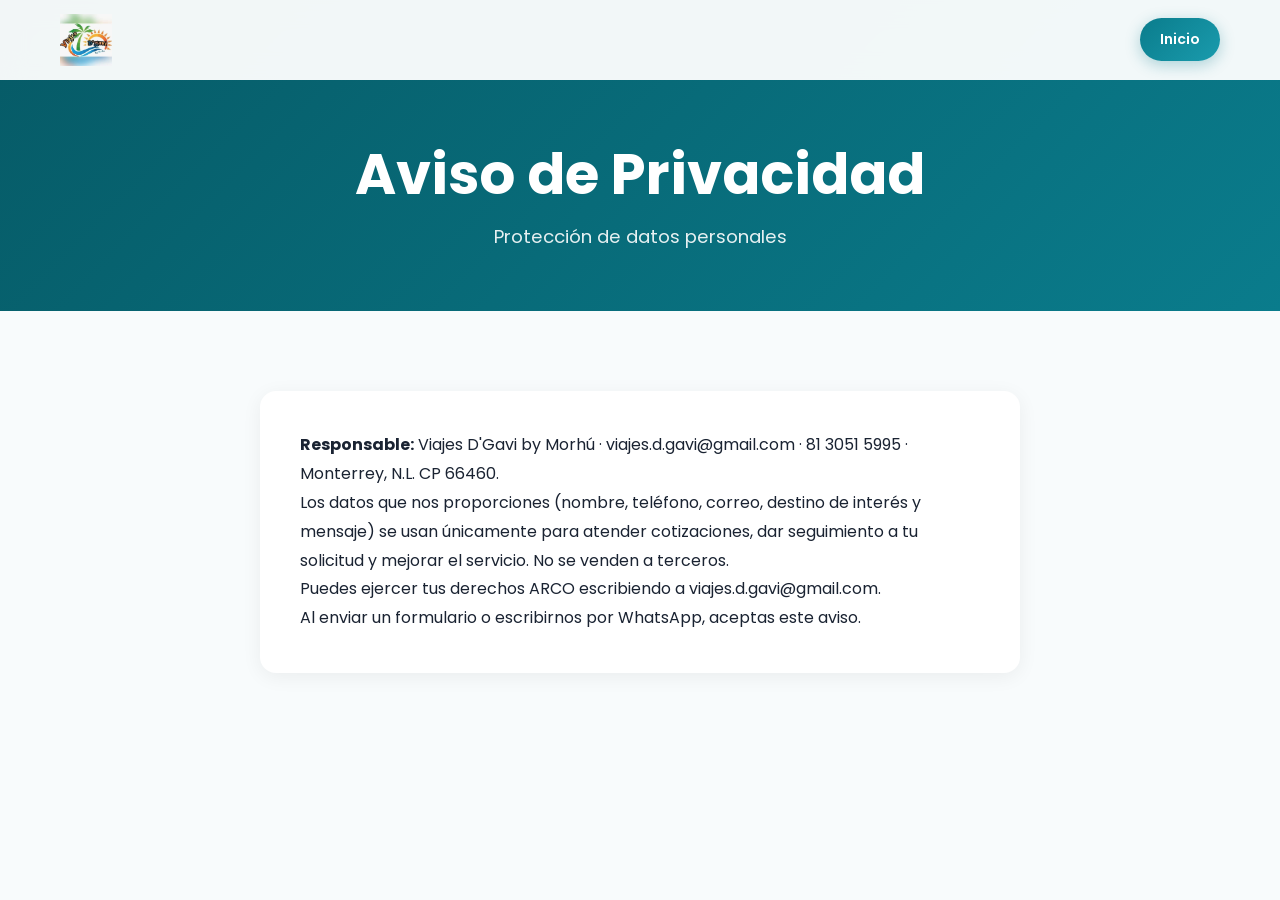
<file: aviso-privacidad.html>
<!DOCTYPE html>
<html lang="es">
<head>
  <meta charset="UTF-8">
  <meta name="viewport" content="width=device-width, initial-scale=1.0">
  <title>Aviso de Privacidad | Viajes D'Gavi by Morhú</title>
  <link rel="icon" type="image/jpeg" href="assets/img/logo.jpg">
  <link href="https://fonts.googleapis.com/css2?family=Poppins:wght@300;400;500;600;700&display=swap" rel="stylesheet">
  <link rel="stylesheet" href="assets/css/style.css">
</head>
<body>
  <header class="header" id="header">
    <div class="container header-container">
      <a href="index.html" class="logo"><img src="assets/img/logo.jpg" alt="Viajes D'Gavi by Morhú" width="180" height="52"></a>
      <div class="header-actions">
        <a href="index.html" class="btn btn-primary btn-sm">Inicio</a>
      </div>
    </div>
  </header>
  <main>
    <section class="page-header"><div class="container"><h1>Aviso de Privacidad</h1><p>Protección de datos personales</p></div></section>
    <section class="section">
      <div class="container" style="max-width:800px">
        <div style="background:#fff;padding:40px;border-radius:16px;box-shadow:0 4px 20px rgba(0,0,0,.06);line-height:1.8">
          <p><strong>Responsable:</strong> Viajes D'Gavi by Morhú · viajes.d.gavi@gmail.com · 81 3051 5995 · Monterrey, N.L. CP 66460.</p>
          <p>Los datos que nos proporciones (nombre, teléfono, correo, destino de interés y mensaje) se usan únicamente para atender cotizaciones, dar seguimiento a tu solicitud y mejorar el servicio. No se venden a terceros.</p>
          <p>Puedes ejercer tus derechos ARCO escribiendo a <a href="mailto:viajes.d.gavi@gmail.com">viajes.d.gavi@gmail.com</a>.</p>
          <p>Al enviar un formulario o escribirnos por WhatsApp, aceptas este aviso.</p>
        </div>
      </div>
    </section>
  </main>
  <script src="assets/js/main.js"></script>
</body>
</html>
</file>
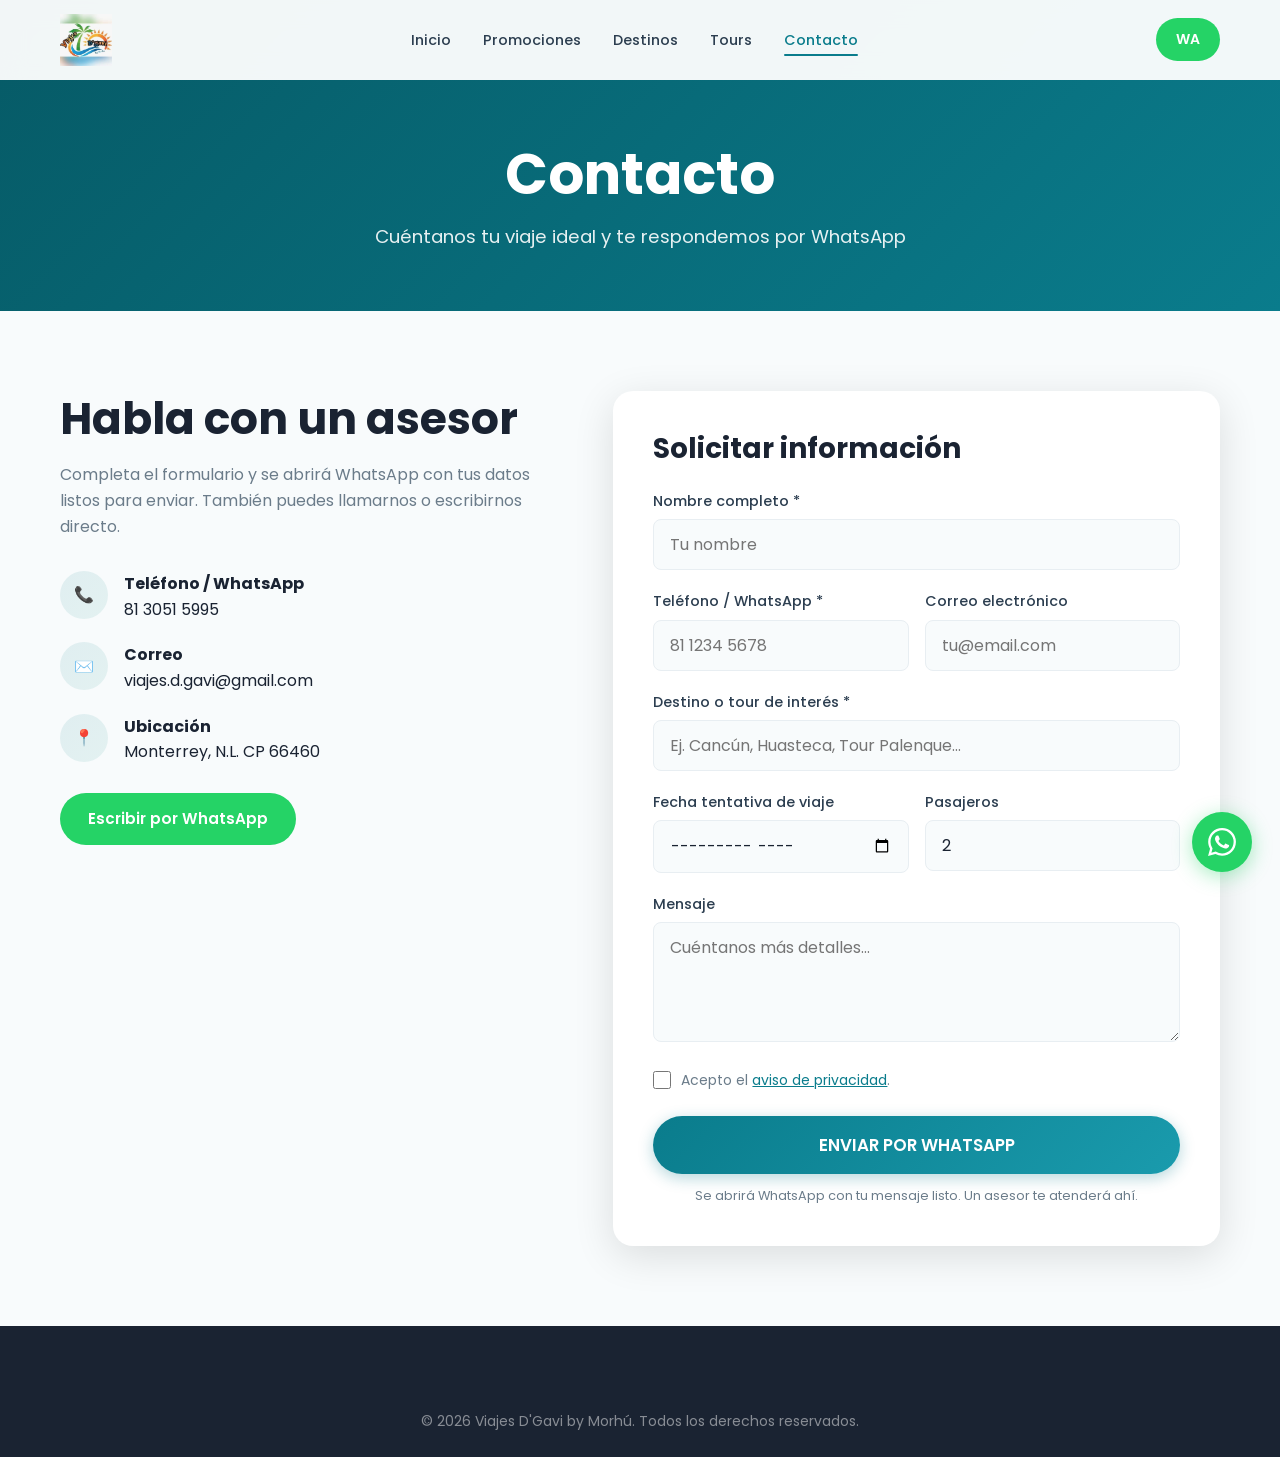
<file: contacto.html>
<!DOCTYPE html>
<html lang="es">
<head>
  <meta charset="UTF-8">
  <meta name="viewport" content="width=device-width, initial-scale=1.0">
  <title>Contacto | Viajes D'Gavi by Morhú</title>
  <meta name="description" content="Solicita información y cotizaciones. Viajes D'Gavi by Morhú.">
  <link rel="icon" type="image/jpeg" href="assets/img/logo.jpg">
  <link href="https://fonts.googleapis.com/css2?family=Poppins:wght@300;400;500;600;700;800&family=Playfair+Display:wght@600;700&display=swap" rel="stylesheet">
  <link rel="stylesheet" href="assets/css/style.css">
</head>
<body>
  <header class="header" id="header">
    <div class="container header-container">
      <a href="index.html" class="logo" aria-label="Viajes D'Gavi by Morhú">
        <img src="assets/img/logo.jpg" alt="Viajes D'Gavi by Morhú" width="180" height="52">
      </a>
      <nav class="nav" id="nav">
        <ul class="nav-list">
          <li><a href="index.html" class="nav-link">Inicio</a></li>
          <li><a href="index.html#promociones" class="nav-link">Promociones</a></li>
          <li><a href="index.html#destinos" class="nav-link">Destinos</a></li>
          <li><a href="index.html#tours" class="nav-link">Tours</a></li>
          <li><a href="contacto.html" class="nav-link active">Contacto</a></li>
        </ul>
      </nav>
      <div class="header-actions">
        <a href="https://wa.me/528130515995" class="btn btn-whatsapp btn-sm" target="_blank" rel="noopener">WA</a>
        <button class="menu-toggle" id="menuToggle" aria-label="Menú"><span></span><span></span><span></span></button>
      </div>
    </div>
  </header>

  <main>
    <section class="page-header">
      <div class="container">
        <h1>Contacto</h1>
        <p>Cuéntanos tu viaje ideal y te respondemos por WhatsApp</p>
      </div>
    </section>

    <section class="section">
      <div class="container">
        <div class="contact-section">
          <div class="contact-info">
            <h2>Habla con un asesor</h2>
            <p>Completa el formulario y se abrirá WhatsApp con tus datos listos para enviar. También puedes llamarnos o escribirnos directo.</p>
            <div class="contact-details">
              <div class="contact-item">
                <div class="contact-item-icon">📞</div>
                <div><strong>Teléfono / WhatsApp</strong><br><a href="tel:+528130515995">81 3051 5995</a></div>
              </div>
              <div class="contact-item">
                <div class="contact-item-icon">✉️</div>
                <div><strong>Correo</strong><br><a href="mailto:viajes.d.gavi@gmail.com">viajes.d.gavi@gmail.com</a></div>
              </div>
              <div class="contact-item">
                <div class="contact-item-icon">📍</div>
                <div><strong>Ubicación</strong><br>Monterrey, N.L. CP 66460</div>
              </div>
            </div>
            <div style="margin-top:28px">
              <a href="https://wa.me/528130515995?text=Hola%2C%20me%20interesa%20recibir%20informaci%C3%B3n%20sobre%20los%20viajes%20y%20promociones%20de%20Viajes%20D%27Gavi%20by%20Morh%C3%BA." class="btn btn-whatsapp" target="_blank" rel="noopener">Escribir por WhatsApp</a>
            </div>
          </div>

          <div class="contact-form">
            <h3 style="margin-bottom:24px">Solicitar información</h3>
            <form id="contactForm">
              <div class="form-group">
                <label>Nombre completo *</label>
                <input type="text" name="nombre" required placeholder="Tu nombre">
              </div>
              <div class="form-row">
                <div class="form-group">
                  <label>Teléfono / WhatsApp *</label>
                  <input type="tel" name="telefono" required placeholder="81 1234 5678">
                </div>
                <div class="form-group">
                  <label>Correo electrónico</label>
                  <input type="email" name="email" placeholder="tu@email.com">
                </div>
              </div>
              <div class="form-group">
                <label>Destino o tour de interés *</label>
                <input type="text" name="destino" id="campoDestino" required placeholder="Ej. Cancún, Huasteca, Tour Palenque...">
              </div>
              <div class="form-row">
                <div class="form-group">
                  <label>Fecha tentativa de viaje</label>
                  <input type="month" name="fecha">
                </div>
                <div class="form-group">
                  <label>Pasajeros</label>
                  <input type="number" name="pasajeros" min="1" max="50" value="2">
                </div>
              </div>
              <div class="form-group">
                <label>Mensaje</label>
                <textarea name="mensaje" placeholder="Cuéntanos más detalles..."></textarea>
              </div>
              <div class="form-check">
                <input type="checkbox" id="privacy" required>
                <label for="privacy">Acepto el <a href="aviso-privacidad.html" target="_blank">aviso de privacidad</a>.</label>
              </div>
              <button type="submit" class="btn btn-primary btn-lg" style="width:100%">ENVIAR POR WHATSAPP</button>
              <p style="margin-top:12px;font-size:.8rem;color:var(--gray);text-align:center">
                Se abrirá WhatsApp con tu mensaje listo. Un asesor te atenderá ahí.
              </p>
            </form>
          </div>
        </div>
      </div>
    </section>
  </main>

  <footer class="footer">
    <div class="container">
      <div class="footer-bottom" style="border:none">
        <p>© 2026 Viajes D'Gavi by Morhú. Todos los derechos reservados.</p>
      </div>
    </div>
  </footer>

  <a href="https://wa.me/528130515995" class="whatsapp-float" target="_blank" rel="noopener" aria-label="WhatsApp">
    <svg width="28" height="28" viewBox="0 0 24 24" fill="currentColor"><path d="M17.472 14.382c-.297-.149-1.758-.867-2.03-.967-.273-.099-.471-.148-.67.15-.197.297-.767.966-.94 1.164-.173.199-.347.223-.644.075-.297-.15-1.255-.463-2.39-1.475-.883-.788-1.48-1.761-1.653-2.059-.173-.297-.018-.458.13-.606.134-.133.298-.347.446-.52.149-.174.198-.298.298-.497.099-.198.05-.371-.025-.52-.075-.149-.669-1.612-.916-2.207-.242-.579-.487-.5-.669-.51-.173-.008-.371-.01-.57-.01-.198 0-.52.074-.792.372-.272.297-1.04 1.016-1.04 2.479 0 1.462 1.065 2.875 1.213 3.074.149.198 2.096 3.2 5.077 4.487.709.306 1.262.489 1.694.625.712.227 1.36.195 1.871.118.571-.085 1.758-.719 2.006-1.413.248-.694.248-1.289.173-1.413-.074-.124-.272-.198-.57-.347m-5.421 7.403h-.004a9.87 9.87 0 01-5.031-1.378l-.361-.214-3.741.982.998-3.648-.235-.374a9.86 9.86 0 01-1.51-5.26c.001-5.45 4.436-9.884 9.888-9.884 2.64 0 5.122 1.03 6.988 2.898a9.825 9.825 0 012.893 6.994c-.003 5.45-4.435 9.884-9.85 9.884m8.413-18.297A11.815 11.815 0 0012.05 0C5.495 0 .16 5.335.157 11.892c0 2.096.547 4.142 1.588 5.945L.057 24l6.305-1.654a11.882 11.882 0 005.683 1.448h.005c6.554 0 11.89-5.335 11.893-11.893a11.821 11.821 0 00-3.48-8.413z"/></svg>
  </a>

  <script src="assets/js/main.js"></script>
  <script>
    const params = new URLSearchParams(location.search);
    if (params.get('destino')) {
      const el = document.getElementById('campoDestino');
      if (el) el.value = params.get('destino');
    }
    document.getElementById('contactForm').addEventListener('submit', function(e) {
      e.preventDefault();
      const fd = new FormData(this);
      const msg = [
        "Hola, me interesa recibir información de Viajes D'Gavi by Morhú.",
        "",
        "Nombre: " + (fd.get('nombre') || ''),
        "Teléfono: " + (fd.get('telefono') || ''),
        "Email: " + (fd.get('email') || ''),
        "Interés: " + (fd.get('destino') || ''),
        "Fecha tentativa: " + (fd.get('fecha') || 'Por definir'),
        "Pasajeros: " + (fd.get('pasajeros') || ''),
        "Mensaje: " + (fd.get('mensaje') || '')
      ].join('\n');
      window.open('https://wa.me/528130515995?text=' + encodeURIComponent(msg), '_blank');
    });
  </script>
</body>
</html>
</file>
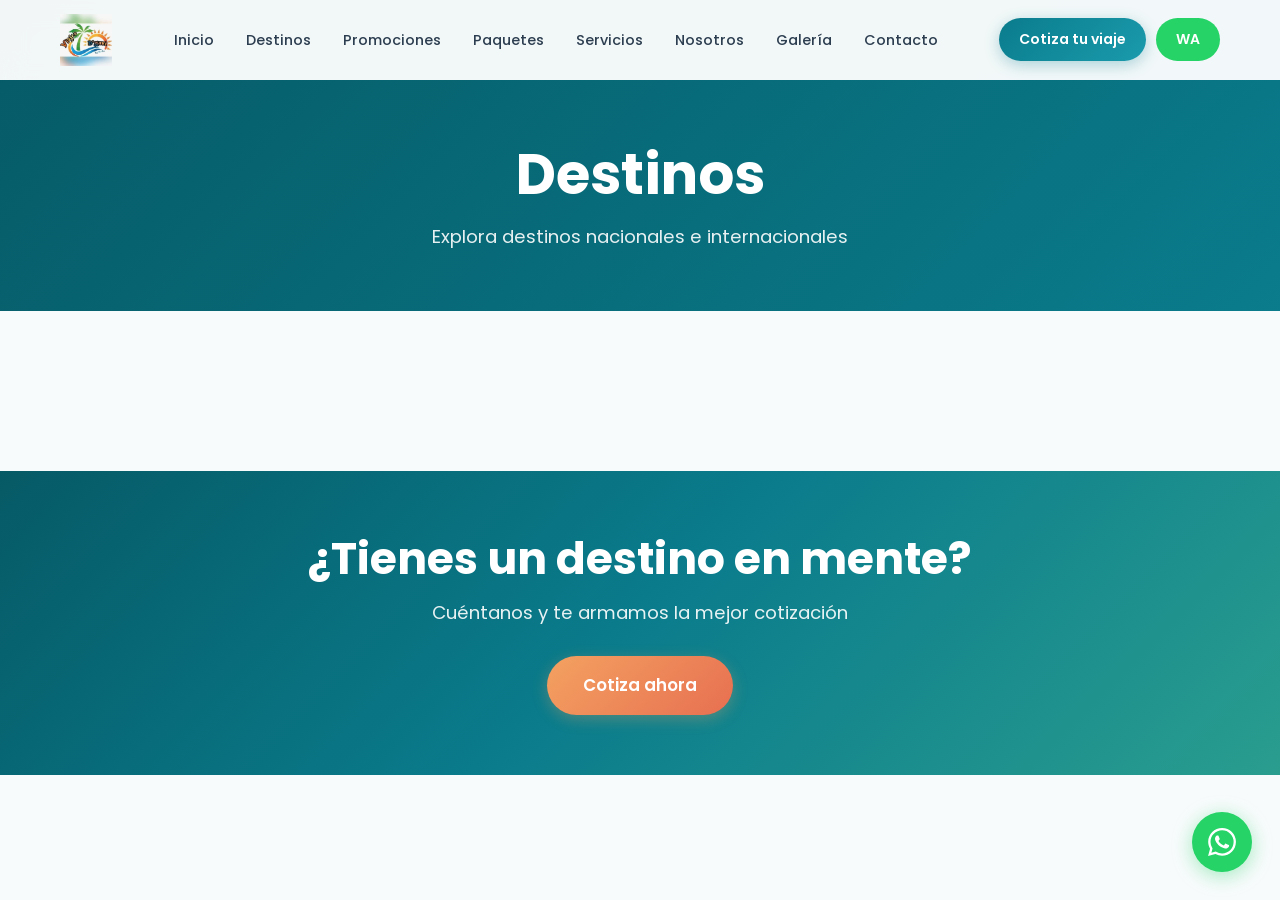
<file: destinos.html>
<!DOCTYPE html>
<html lang="es">
<head>
  <meta charset="UTF-8">
  <meta name="viewport" content="width=device-width, initial-scale=1.0">
  <title>Destinos | Viajes D'Gavi by Morhú</title>
  <link rel="icon" type="image/jpeg" href="assets/img/logo.jpg">
  <meta name="description" content="Destinos - Viajes D'Gavi by Morhú. El placer de viajar sin preocupaciones.">
  <link href="https://fonts.googleapis.com/css2?family=Poppins:wght@300;400;500;600;700;800&family=Playfair+Display:wght@600;700&display=swap" rel="stylesheet">
  <link rel="stylesheet" href="assets/css/style.css">
</head>
<body>
  <header class="header" id="header">
    <div class="container header-container">
      <a href="index.html" class="logo" aria-label="Viajes D'Gavi by Morhú"><img src="assets/img/logo.jpg" alt="Viajes D'Gavi by Morhú" width="180" height="52"></a>
      <nav class="nav" id="nav">
        <ul class="nav-list">
          <li><a href="index.html" class="nav-link">Inicio</a></li>
          <li><a href="destinos.html" class="nav-link">Destinos</a></li>
          <li><a href="promociones.html" class="nav-link">Promociones</a></li>
          <li><a href="paquetes.html" class="nav-link">Paquetes</a></li>
          <li><a href="servicios.html" class="nav-link">Servicios</a></li>
          <li><a href="nosotros.html" class="nav-link">Nosotros</a></li>
          <li><a href="galeria.html" class="nav-link">Galería</a></li>
          <li><a href="contacto.html" class="nav-link">Contacto</a></li>
        </ul>
      </nav>
      <div class="header-actions">
        <a href="contacto.html" class="btn btn-primary btn-sm header-cta">Cotiza tu viaje</a>
        <a href="https://wa.me/528130515995?text=Hola%2C%20me%20interesa%20recibir%20informaci%C3%B3n%20sobre%20los%20viajes%20y%20promociones%20de%20Viajes%20D%27Gavi%20by%20Morh%C3%BA." class="btn btn-whatsapp btn-sm" target="_blank" rel="noopener">WA</a>
        <button class="menu-toggle" id="menuToggle" aria-label="Menú"><span></span><span></span><span></span></button>
      </div>
    </div>
  </header>

  <main>
    <section class="page-header">
      <div class="container">
        <h1>Destinos</h1>
        <p>Explora destinos nacionales e internacionales</p>
      </div>
    </section>

    <section class="section">
      <div class="container">
        <div class="destinations-grid" id="destGrid"></div>
      </div>
    </section>
    <section class="cta-banner">
      <div class="container">
        <h2>¿Tienes un destino en mente?</h2>
        <p>Cuéntanos y te armamos la mejor cotización</p>
        <a href="contacto.html" class="btn btn-secondary btn-lg">Cotiza ahora</a>
      </div>
    </section>
  </main>
  <a href="https://wa.me/528130515995?text=Hola%2C%20me%20interesa%20recibir%20informaci%C3%B3n%20sobre%20los%20viajes%20y%20promociones%20de%20Viajes%20D%27Gavi%20by%20Morh%C3%BA." class="whatsapp-float" target="_blank" rel="noopener" aria-label="WhatsApp"><svg width="28" height="28" viewBox="0 0 24 24" fill="currentColor"><path d="M17.472 14.382c-.297-.149-1.758-.867-2.03-.967-.273-.099-.471-.148-.67.15-.197.297-.767.966-.94 1.164-.173.199-.347.223-.644.075-.297-.15-1.255-.463-2.39-1.475-.883-.788-1.48-1.761-1.653-2.059-.173-.297-.018-.458.13-.606.134-.133.298-.347.446-.52.149-.174.198-.298.298-.497.099-.198.05-.371-.025-.52-.075-.149-.669-1.612-.916-2.207-.242-.579-.487-.5-.669-.51-.173-.008-.371-.01-.57-.01-.198 0-.52.074-.792.372-.272.297-1.04 1.016-1.04 2.479 0 1.462 1.065 2.875 1.213 3.074.149.198 2.096 3.2 5.077 4.487.709.306 1.262.489 1.694.625.712.227 1.36.195 1.871.118.571-.085 1.758-.719 2.006-1.413.248-.694.248-1.289.173-1.413-.074-.124-.272-.198-.57-.347m-5.421 7.403h-.004a9.87 9.87 0 01-5.031-1.378l-.361-.214-3.741.982.998-3.648-.235-.374a9.86 9.86 0 01-1.51-5.26c.001-5.45 4.436-9.884 9.888-9.884 2.64 0 5.122 1.03 6.988 2.898a9.825 9.825 0 012.893 6.994c-.003 5.45-4.435 9.884-9.85 9.884m8.413-18.297A11.815 11.815 0 0012.05 0C5.495 0 .16 5.335.157 11.892c0 2.096.547 4.142 1.588 5.945L.057 24l6.305-1.654a11.882 11.882 0 005.683 1.448h.005c6.554 0 11.89-5.335 11.893-11.893a11.821 11.821 0 00-3.48-8.413z"/></svg></a>
  <script src="assets/js/config.js"></script>
  <script src="assets/js/api.js"></script>
  <script src="assets/js/main.js"></script>
</body></html>
</file>
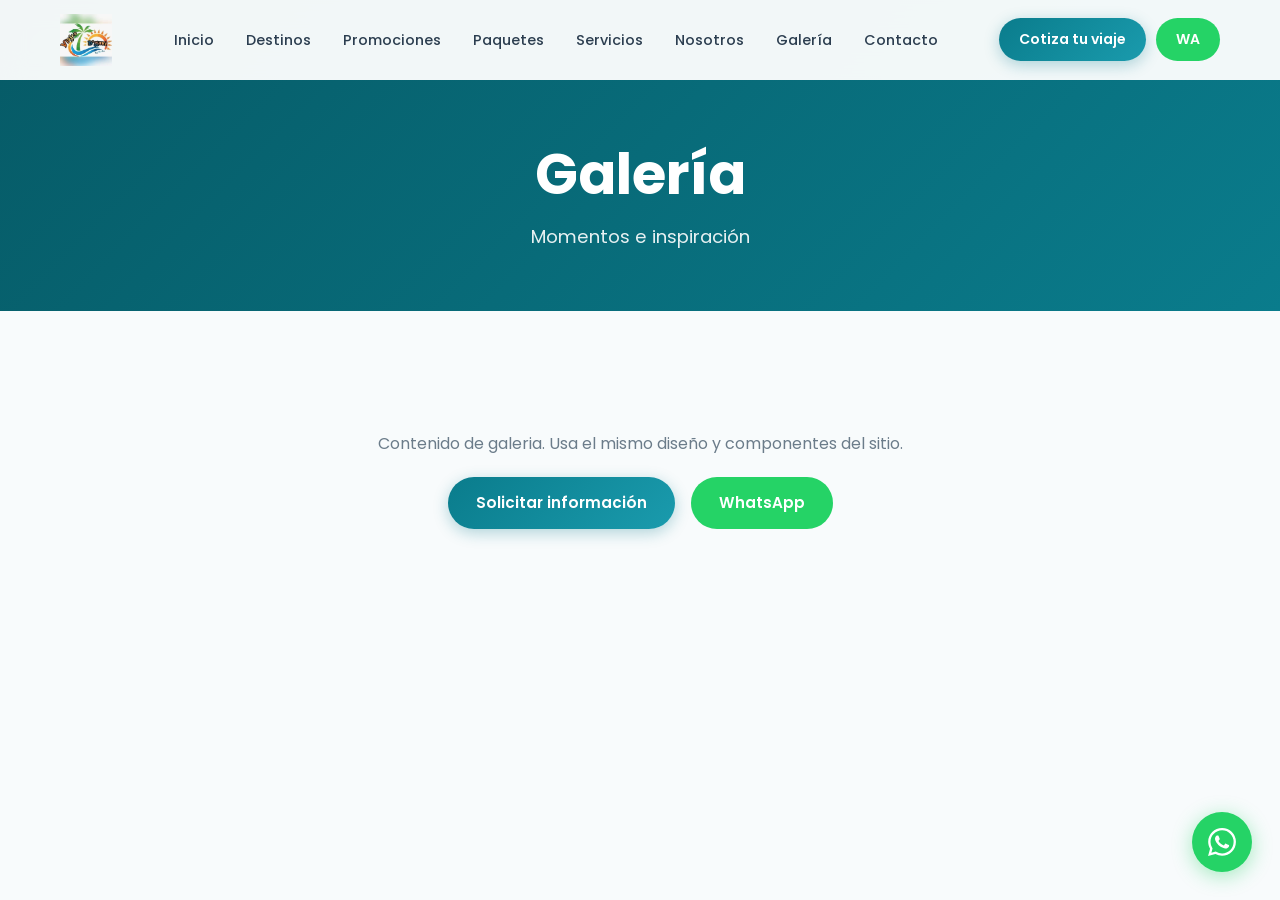
<file: galeria.html>
<!DOCTYPE html>
<html lang="es">
<head>
  <meta charset="UTF-8">
  <meta name="viewport" content="width=device-width, initial-scale=1.0">
  <title>Galería | Viajes D'Gavi by Morhú</title>
  <link rel="icon" type="image/jpeg" href="assets/img/logo.jpg">
  <meta name="description" content="Galería - Viajes D'Gavi by Morhú. El placer de viajar sin preocupaciones.">
  <link href="https://fonts.googleapis.com/css2?family=Poppins:wght@300;400;500;600;700;800&family=Playfair+Display:wght@600;700&display=swap" rel="stylesheet">
  <link rel="stylesheet" href="assets/css/style.css">
</head>
<body>
  <header class="header" id="header">
    <div class="container header-container">
      <a href="index.html" class="logo" aria-label="Viajes D'Gavi by Morhú"><img src="assets/img/logo.jpg" alt="Viajes D'Gavi by Morhú" width="180" height="52"></a>
      <nav class="nav" id="nav">
        <ul class="nav-list">
          <li><a href="index.html" class="nav-link">Inicio</a></li>
          <li><a href="destinos.html" class="nav-link">Destinos</a></li>
          <li><a href="promociones.html" class="nav-link">Promociones</a></li>
          <li><a href="paquetes.html" class="nav-link">Paquetes</a></li>
          <li><a href="servicios.html" class="nav-link">Servicios</a></li>
          <li><a href="nosotros.html" class="nav-link">Nosotros</a></li>
          <li><a href="galeria.html" class="nav-link">Galería</a></li>
          <li><a href="contacto.html" class="nav-link">Contacto</a></li>
        </ul>
      </nav>
      <div class="header-actions">
        <a href="contacto.html" class="btn btn-primary btn-sm header-cta">Cotiza tu viaje</a>
        <a href="https://wa.me/528130515995?text=Hola%2C%20me%20interesa%20recibir%20informaci%C3%B3n%20sobre%20los%20viajes%20y%20promociones%20de%20Viajes%20D%27Gavi%20by%20Morh%C3%BA." class="btn btn-whatsapp btn-sm" target="_blank" rel="noopener">WA</a>
        <button class="menu-toggle" id="menuToggle" aria-label="Menú"><span></span><span></span><span></span></button>
      </div>
    </div>
  </header>

  <main>
    <section class="page-header">
      <div class="container">
        <h1>Galería</h1>
        <p>Momentos e inspiración</p>
      </div>
    </section>

    <section class="section">
      <div class="container">
        <div style="text-align:center;padding:40px 0">
          <p style="color:var(--gray);margin-bottom:20px">Contenido de galeria. Usa el mismo diseño y componentes del sitio.</p>
          <a href="contacto.html" class="btn btn-primary">Solicitar información</a>
          <a href="https://wa.me/528130515995" class="btn btn-whatsapp" target="_blank" style="margin-left:12px">WhatsApp</a>
        </div>
      </div>
    </section>
  </main>
  <a href="https://wa.me/528130515995?text=Hola%2C%20me%20interesa%20recibir%20informaci%C3%B3n%20sobre%20los%20viajes%20y%20promociones%20de%20Viajes%20D%27Gavi%20by%20Morh%C3%BA." class="whatsapp-float" target="_blank" rel="noopener" aria-label="WhatsApp"><svg width="28" height="28" viewBox="0 0 24 24" fill="currentColor"><path d="M17.472 14.382c-.297-.149-1.758-.867-2.03-.967-.273-.099-.471-.148-.67.15-.197.297-.767.966-.94 1.164-.173.199-.347.223-.644.075-.297-.15-1.255-.463-2.39-1.475-.883-.788-1.48-1.761-1.653-2.059-.173-.297-.018-.458.13-.606.134-.133.298-.347.446-.52.149-.174.198-.298.298-.497.099-.198.05-.371-.025-.52-.075-.149-.669-1.612-.916-2.207-.242-.579-.487-.5-.669-.51-.173-.008-.371-.01-.57-.01-.198 0-.52.074-.792.372-.272.297-1.04 1.016-1.04 2.479 0 1.462 1.065 2.875 1.213 3.074.149.198 2.096 3.2 5.077 4.487.709.306 1.262.489 1.694.625.712.227 1.36.195 1.871.118.571-.085 1.758-.719 2.006-1.413.248-.694.248-1.289.173-1.413-.074-.124-.272-.198-.57-.347m-5.421 7.403h-.004a9.87 9.87 0 01-5.031-1.378l-.361-.214-3.741.982.998-3.648-.235-.374a9.86 9.86 0 01-1.51-5.26c.001-5.45 4.436-9.884 9.888-9.884 2.64 0 5.122 1.03 6.988 2.898a9.825 9.825 0 012.893 6.994c-.003 5.45-4.435 9.884-9.85 9.884m8.413-18.297A11.815 11.815 0 0012.05 0C5.495 0 .16 5.335.157 11.892c0 2.096.547 4.142 1.588 5.945L.057 24l6.305-1.654a11.882 11.882 0 005.683 1.448h.005c6.554 0 11.89-5.335 11.893-11.893a11.821 11.821 0 00-3.48-8.413z"/></svg></a>
  <script src="assets/js/config.js"></script>
  <script src="assets/js/api.js"></script>
  <script src="assets/js/main.js"></script>
</body></html>
</file>
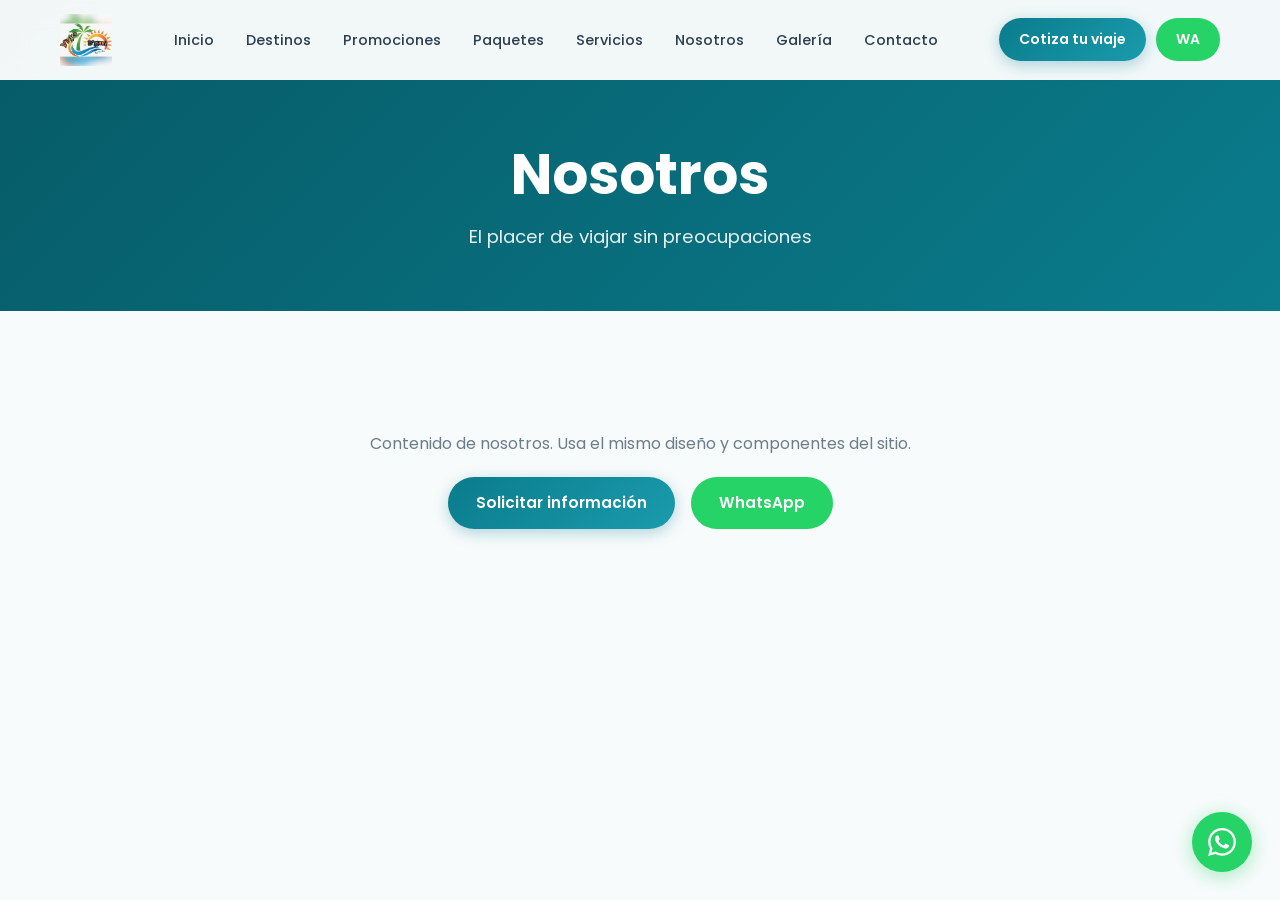
<file: nosotros.html>
<!DOCTYPE html>
<html lang="es">
<head>
  <meta charset="UTF-8">
  <meta name="viewport" content="width=device-width, initial-scale=1.0">
  <title>Nosotros | Viajes D'Gavi by Morhú</title>
  <link rel="icon" type="image/jpeg" href="assets/img/logo.jpg">
  <meta name="description" content="Nosotros - Viajes D'Gavi by Morhú. El placer de viajar sin preocupaciones.">
  <link href="https://fonts.googleapis.com/css2?family=Poppins:wght@300;400;500;600;700;800&family=Playfair+Display:wght@600;700&display=swap" rel="stylesheet">
  <link rel="stylesheet" href="assets/css/style.css">
</head>
<body>
  <header class="header" id="header">
    <div class="container header-container">
      <a href="index.html" class="logo" aria-label="Viajes D'Gavi by Morhú"><img src="assets/img/logo.jpg" alt="Viajes D'Gavi by Morhú" width="180" height="52"></a>
      <nav class="nav" id="nav">
        <ul class="nav-list">
          <li><a href="index.html" class="nav-link">Inicio</a></li>
          <li><a href="destinos.html" class="nav-link">Destinos</a></li>
          <li><a href="promociones.html" class="nav-link">Promociones</a></li>
          <li><a href="paquetes.html" class="nav-link">Paquetes</a></li>
          <li><a href="servicios.html" class="nav-link">Servicios</a></li>
          <li><a href="nosotros.html" class="nav-link">Nosotros</a></li>
          <li><a href="galeria.html" class="nav-link">Galería</a></li>
          <li><a href="contacto.html" class="nav-link">Contacto</a></li>
        </ul>
      </nav>
      <div class="header-actions">
        <a href="contacto.html" class="btn btn-primary btn-sm header-cta">Cotiza tu viaje</a>
        <a href="https://wa.me/528130515995?text=Hola%2C%20me%20interesa%20recibir%20informaci%C3%B3n%20sobre%20los%20viajes%20y%20promociones%20de%20Viajes%20D%27Gavi%20by%20Morh%C3%BA." class="btn btn-whatsapp btn-sm" target="_blank" rel="noopener">WA</a>
        <button class="menu-toggle" id="menuToggle" aria-label="Menú"><span></span><span></span><span></span></button>
      </div>
    </div>
  </header>

  <main>
    <section class="page-header">
      <div class="container">
        <h1>Nosotros</h1>
        <p>El placer de viajar sin preocupaciones</p>
      </div>
    </section>

    <section class="section">
      <div class="container">
        <div style="text-align:center;padding:40px 0">
          <p style="color:var(--gray);margin-bottom:20px">Contenido de nosotros. Usa el mismo diseño y componentes del sitio.</p>
          <a href="contacto.html" class="btn btn-primary">Solicitar información</a>
          <a href="https://wa.me/528130515995" class="btn btn-whatsapp" target="_blank" style="margin-left:12px">WhatsApp</a>
        </div>
      </div>
    </section>
  </main>
  <a href="https://wa.me/528130515995?text=Hola%2C%20me%20interesa%20recibir%20informaci%C3%B3n%20sobre%20los%20viajes%20y%20promociones%20de%20Viajes%20D%27Gavi%20by%20Morh%C3%BA." class="whatsapp-float" target="_blank" rel="noopener" aria-label="WhatsApp"><svg width="28" height="28" viewBox="0 0 24 24" fill="currentColor"><path d="M17.472 14.382c-.297-.149-1.758-.867-2.03-.967-.273-.099-.471-.148-.67.15-.197.297-.767.966-.94 1.164-.173.199-.347.223-.644.075-.297-.15-1.255-.463-2.39-1.475-.883-.788-1.48-1.761-1.653-2.059-.173-.297-.018-.458.13-.606.134-.133.298-.347.446-.52.149-.174.198-.298.298-.497.099-.198.05-.371-.025-.52-.075-.149-.669-1.612-.916-2.207-.242-.579-.487-.5-.669-.51-.173-.008-.371-.01-.57-.01-.198 0-.52.074-.792.372-.272.297-1.04 1.016-1.04 2.479 0 1.462 1.065 2.875 1.213 3.074.149.198 2.096 3.2 5.077 4.487.709.306 1.262.489 1.694.625.712.227 1.36.195 1.871.118.571-.085 1.758-.719 2.006-1.413.248-.694.248-1.289.173-1.413-.074-.124-.272-.198-.57-.347m-5.421 7.403h-.004a9.87 9.87 0 01-5.031-1.378l-.361-.214-3.741.982.998-3.648-.235-.374a9.86 9.86 0 01-1.51-5.26c.001-5.45 4.436-9.884 9.888-9.884 2.64 0 5.122 1.03 6.988 2.898a9.825 9.825 0 012.893 6.994c-.003 5.45-4.435 9.884-9.85 9.884m8.413-18.297A11.815 11.815 0 0012.05 0C5.495 0 .16 5.335.157 11.892c0 2.096.547 4.142 1.588 5.945L.057 24l6.305-1.654a11.882 11.882 0 005.683 1.448h.005c6.554 0 11.89-5.335 11.893-11.893a11.821 11.821 0 00-3.48-8.413z"/></svg></a>
  <script src="assets/js/config.js"></script>
  <script src="assets/js/api.js"></script>
  <script src="assets/js/main.js"></script>
</body></html>
</file>
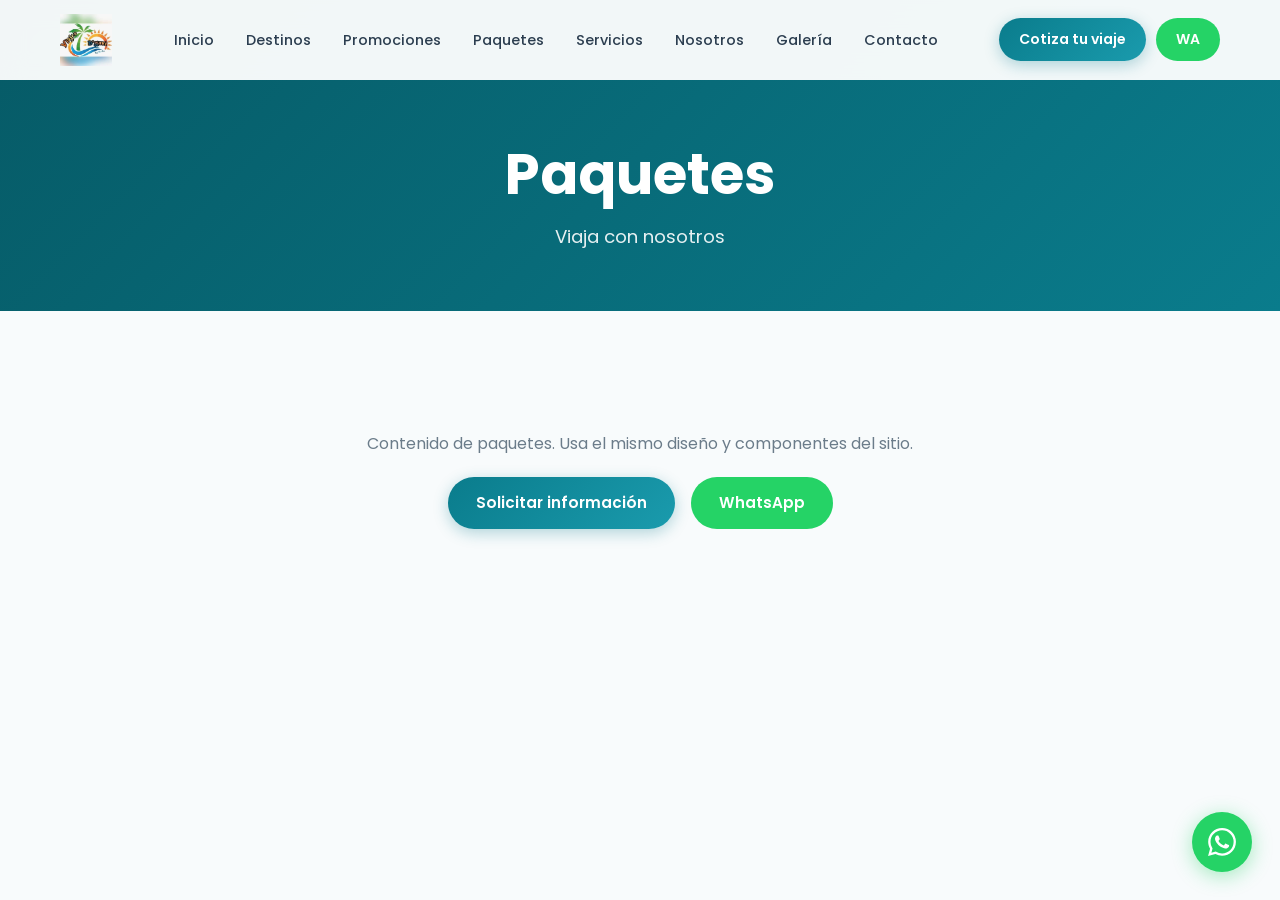
<file: paquetes.html>
<!DOCTYPE html>
<html lang="es">
<head>
  <meta charset="UTF-8">
  <meta name="viewport" content="width=device-width, initial-scale=1.0">
  <title>Paquetes | Viajes D'Gavi by Morhú</title>
  <link rel="icon" type="image/jpeg" href="assets/img/logo.jpg">
  <meta name="description" content="Paquetes - Viajes D'Gavi by Morhú. El placer de viajar sin preocupaciones.">
  <link href="https://fonts.googleapis.com/css2?family=Poppins:wght@300;400;500;600;700;800&family=Playfair+Display:wght@600;700&display=swap" rel="stylesheet">
  <link rel="stylesheet" href="assets/css/style.css">
</head>
<body>
  <header class="header" id="header">
    <div class="container header-container">
      <a href="index.html" class="logo" aria-label="Viajes D'Gavi by Morhú"><img src="assets/img/logo.jpg" alt="Viajes D'Gavi by Morhú" width="180" height="52"></a>
      <nav class="nav" id="nav">
        <ul class="nav-list">
          <li><a href="index.html" class="nav-link">Inicio</a></li>
          <li><a href="destinos.html" class="nav-link">Destinos</a></li>
          <li><a href="promociones.html" class="nav-link">Promociones</a></li>
          <li><a href="paquetes.html" class="nav-link">Paquetes</a></li>
          <li><a href="servicios.html" class="nav-link">Servicios</a></li>
          <li><a href="nosotros.html" class="nav-link">Nosotros</a></li>
          <li><a href="galeria.html" class="nav-link">Galería</a></li>
          <li><a href="contacto.html" class="nav-link">Contacto</a></li>
        </ul>
      </nav>
      <div class="header-actions">
        <a href="contacto.html" class="btn btn-primary btn-sm header-cta">Cotiza tu viaje</a>
        <a href="https://wa.me/528130515995?text=Hola%2C%20me%20interesa%20recibir%20informaci%C3%B3n%20sobre%20los%20viajes%20y%20promociones%20de%20Viajes%20D%27Gavi%20by%20Morh%C3%BA." class="btn btn-whatsapp btn-sm" target="_blank" rel="noopener">WA</a>
        <button class="menu-toggle" id="menuToggle" aria-label="Menú"><span></span><span></span><span></span></button>
      </div>
    </div>
  </header>

  <main>
    <section class="page-header">
      <div class="container">
        <h1>Paquetes</h1>
        <p>Viaja con nosotros</p>
      </div>
    </section>

    <section class="section">
      <div class="container">
        <div style="text-align:center;padding:40px 0">
          <p style="color:var(--gray);margin-bottom:20px">Contenido de paquetes. Usa el mismo diseño y componentes del sitio.</p>
          <a href="contacto.html" class="btn btn-primary">Solicitar información</a>
          <a href="https://wa.me/528130515995" class="btn btn-whatsapp" target="_blank" style="margin-left:12px">WhatsApp</a>
        </div>
      </div>
    </section>
  </main>
  <a href="https://wa.me/528130515995?text=Hola%2C%20me%20interesa%20recibir%20informaci%C3%B3n%20sobre%20los%20viajes%20y%20promociones%20de%20Viajes%20D%27Gavi%20by%20Morh%C3%BA." class="whatsapp-float" target="_blank" rel="noopener" aria-label="WhatsApp"><svg width="28" height="28" viewBox="0 0 24 24" fill="currentColor"><path d="M17.472 14.382c-.297-.149-1.758-.867-2.03-.967-.273-.099-.471-.148-.67.15-.197.297-.767.966-.94 1.164-.173.199-.347.223-.644.075-.297-.15-1.255-.463-2.39-1.475-.883-.788-1.48-1.761-1.653-2.059-.173-.297-.018-.458.13-.606.134-.133.298-.347.446-.52.149-.174.198-.298.298-.497.099-.198.05-.371-.025-.52-.075-.149-.669-1.612-.916-2.207-.242-.579-.487-.5-.669-.51-.173-.008-.371-.01-.57-.01-.198 0-.52.074-.792.372-.272.297-1.04 1.016-1.04 2.479 0 1.462 1.065 2.875 1.213 3.074.149.198 2.096 3.2 5.077 4.487.709.306 1.262.489 1.694.625.712.227 1.36.195 1.871.118.571-.085 1.758-.719 2.006-1.413.248-.694.248-1.289.173-1.413-.074-.124-.272-.198-.57-.347m-5.421 7.403h-.004a9.87 9.87 0 01-5.031-1.378l-.361-.214-3.741.982.998-3.648-.235-.374a9.86 9.86 0 01-1.51-5.26c.001-5.45 4.436-9.884 9.888-9.884 2.64 0 5.122 1.03 6.988 2.898a9.825 9.825 0 012.893 6.994c-.003 5.45-4.435 9.884-9.85 9.884m8.413-18.297A11.815 11.815 0 0012.05 0C5.495 0 .16 5.335.157 11.892c0 2.096.547 4.142 1.588 5.945L.057 24l6.305-1.654a11.882 11.882 0 005.683 1.448h.005c6.554 0 11.89-5.335 11.893-11.893a11.821 11.821 0 00-3.48-8.413z"/></svg></a>
  <script src="assets/js/config.js"></script>
  <script src="assets/js/api.js"></script>
  <script src="assets/js/main.js"></script>
</body></html>
</file>
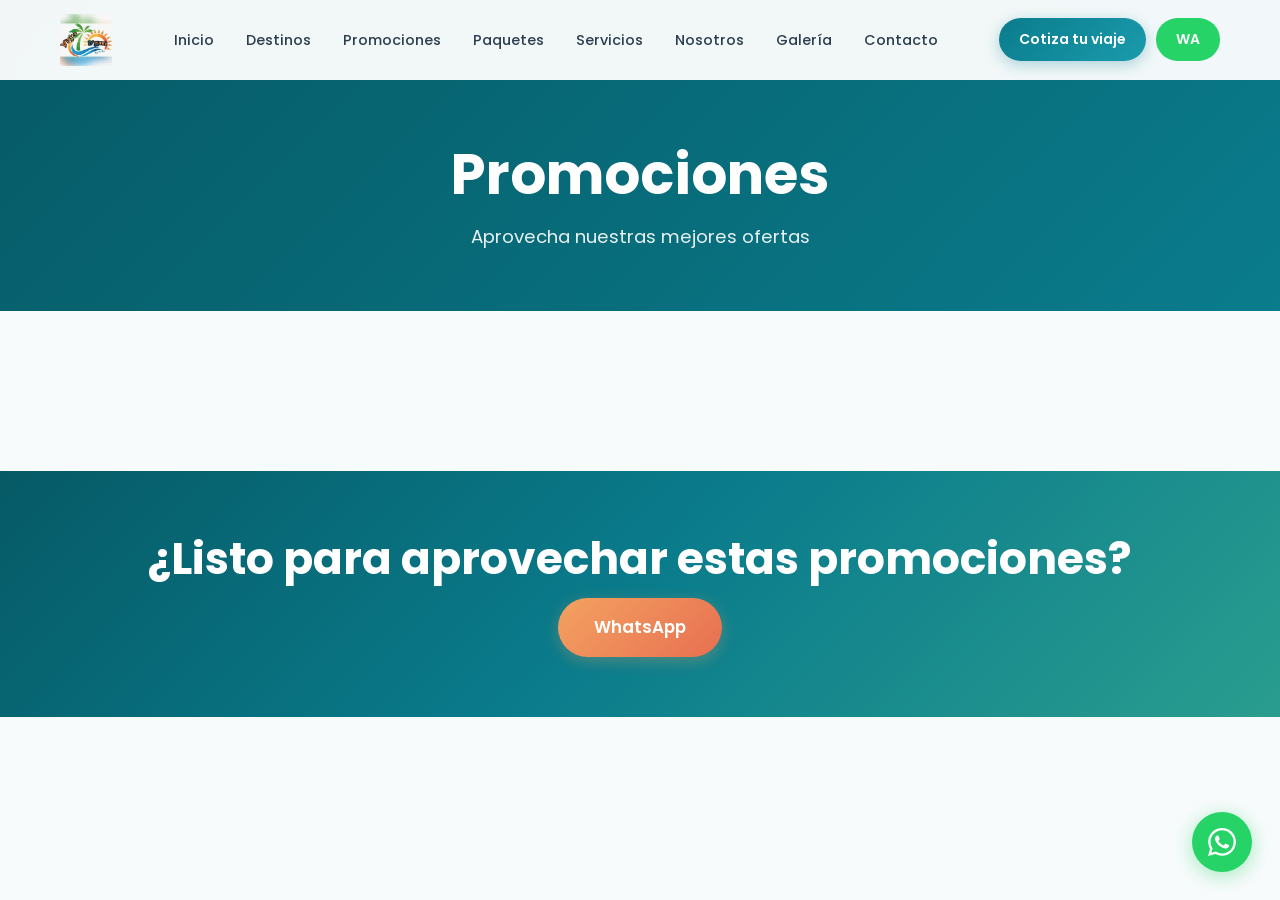
<file: promociones.html>
<!DOCTYPE html>
<html lang="es">
<head>
  <meta charset="UTF-8">
  <meta name="viewport" content="width=device-width, initial-scale=1.0">
  <title>Promociones | Viajes D'Gavi by Morhú</title>
  <link rel="icon" type="image/jpeg" href="assets/img/logo.jpg">
  <meta name="description" content="Promociones - Viajes D'Gavi by Morhú. El placer de viajar sin preocupaciones.">
  <link href="https://fonts.googleapis.com/css2?family=Poppins:wght@300;400;500;600;700;800&family=Playfair+Display:wght@600;700&display=swap" rel="stylesheet">
  <link rel="stylesheet" href="assets/css/style.css">
</head>
<body>
  <header class="header" id="header">
    <div class="container header-container">
      <a href="index.html" class="logo" aria-label="Viajes D'Gavi by Morhú"><img src="assets/img/logo.jpg" alt="Viajes D'Gavi by Morhú" width="180" height="52"></a>
      <nav class="nav" id="nav">
        <ul class="nav-list">
          <li><a href="index.html" class="nav-link">Inicio</a></li>
          <li><a href="destinos.html" class="nav-link">Destinos</a></li>
          <li><a href="promociones.html" class="nav-link">Promociones</a></li>
          <li><a href="paquetes.html" class="nav-link">Paquetes</a></li>
          <li><a href="servicios.html" class="nav-link">Servicios</a></li>
          <li><a href="nosotros.html" class="nav-link">Nosotros</a></li>
          <li><a href="galeria.html" class="nav-link">Galería</a></li>
          <li><a href="contacto.html" class="nav-link">Contacto</a></li>
        </ul>
      </nav>
      <div class="header-actions">
        <a href="contacto.html" class="btn btn-primary btn-sm header-cta">Cotiza tu viaje</a>
        <a href="https://wa.me/528130515995?text=Hola%2C%20me%20interesa%20recibir%20informaci%C3%B3n%20sobre%20los%20viajes%20y%20promociones%20de%20Viajes%20D%27Gavi%20by%20Morh%C3%BA." class="btn btn-whatsapp btn-sm" target="_blank" rel="noopener">WA</a>
        <button class="menu-toggle" id="menuToggle" aria-label="Menú"><span></span><span></span><span></span></button>
      </div>
    </div>
  </header>

  <main>
    <section class="page-header">
      <div class="container">
        <h1>Promociones</h1>
        <p>Aprovecha nuestras mejores ofertas</p>
      </div>
    </section>

    <section class="section">
      <div class="container">
        <div class="promo-grid" id="promoGrid"></div>
      </div>
    </section>
    <section class="cta-banner">
      <div class="container">
        <h2>¿Listo para aprovechar estas promociones?</h2>
        <a href="https://wa.me/528130515995" class="btn btn-secondary btn-lg" target="_blank">WhatsApp</a>
      </div>
    </section>
  </main>
  <a href="https://wa.me/528130515995?text=Hola%2C%20me%20interesa%20recibir%20informaci%C3%B3n%20sobre%20los%20viajes%20y%20promociones%20de%20Viajes%20D%27Gavi%20by%20Morh%C3%BA." class="whatsapp-float" target="_blank" rel="noopener" aria-label="WhatsApp"><svg width="28" height="28" viewBox="0 0 24 24" fill="currentColor"><path d="M17.472 14.382c-.297-.149-1.758-.867-2.03-.967-.273-.099-.471-.148-.67.15-.197.297-.767.966-.94 1.164-.173.199-.347.223-.644.075-.297-.15-1.255-.463-2.39-1.475-.883-.788-1.48-1.761-1.653-2.059-.173-.297-.018-.458.13-.606.134-.133.298-.347.446-.52.149-.174.198-.298.298-.497.099-.198.05-.371-.025-.52-.075-.149-.669-1.612-.916-2.207-.242-.579-.487-.5-.669-.51-.173-.008-.371-.01-.57-.01-.198 0-.52.074-.792.372-.272.297-1.04 1.016-1.04 2.479 0 1.462 1.065 2.875 1.213 3.074.149.198 2.096 3.2 5.077 4.487.709.306 1.262.489 1.694.625.712.227 1.36.195 1.871.118.571-.085 1.758-.719 2.006-1.413.248-.694.248-1.289.173-1.413-.074-.124-.272-.198-.57-.347m-5.421 7.403h-.004a9.87 9.87 0 01-5.031-1.378l-.361-.214-3.741.982.998-3.648-.235-.374a9.86 9.86 0 01-1.51-5.26c.001-5.45 4.436-9.884 9.888-9.884 2.64 0 5.122 1.03 6.988 2.898a9.825 9.825 0 012.893 6.994c-.003 5.45-4.435 9.884-9.85 9.884m8.413-18.297A11.815 11.815 0 0012.05 0C5.495 0 .16 5.335.157 11.892c0 2.096.547 4.142 1.588 5.945L.057 24l6.305-1.654a11.882 11.882 0 005.683 1.448h.005c6.554 0 11.89-5.335 11.893-11.893a11.821 11.821 0 00-3.48-8.413z"/></svg></a>
  <script src="assets/js/config.js"></script>
  <script src="assets/js/api.js"></script>
  <script src="assets/js/main.js"></script>
</body></html>
</file>
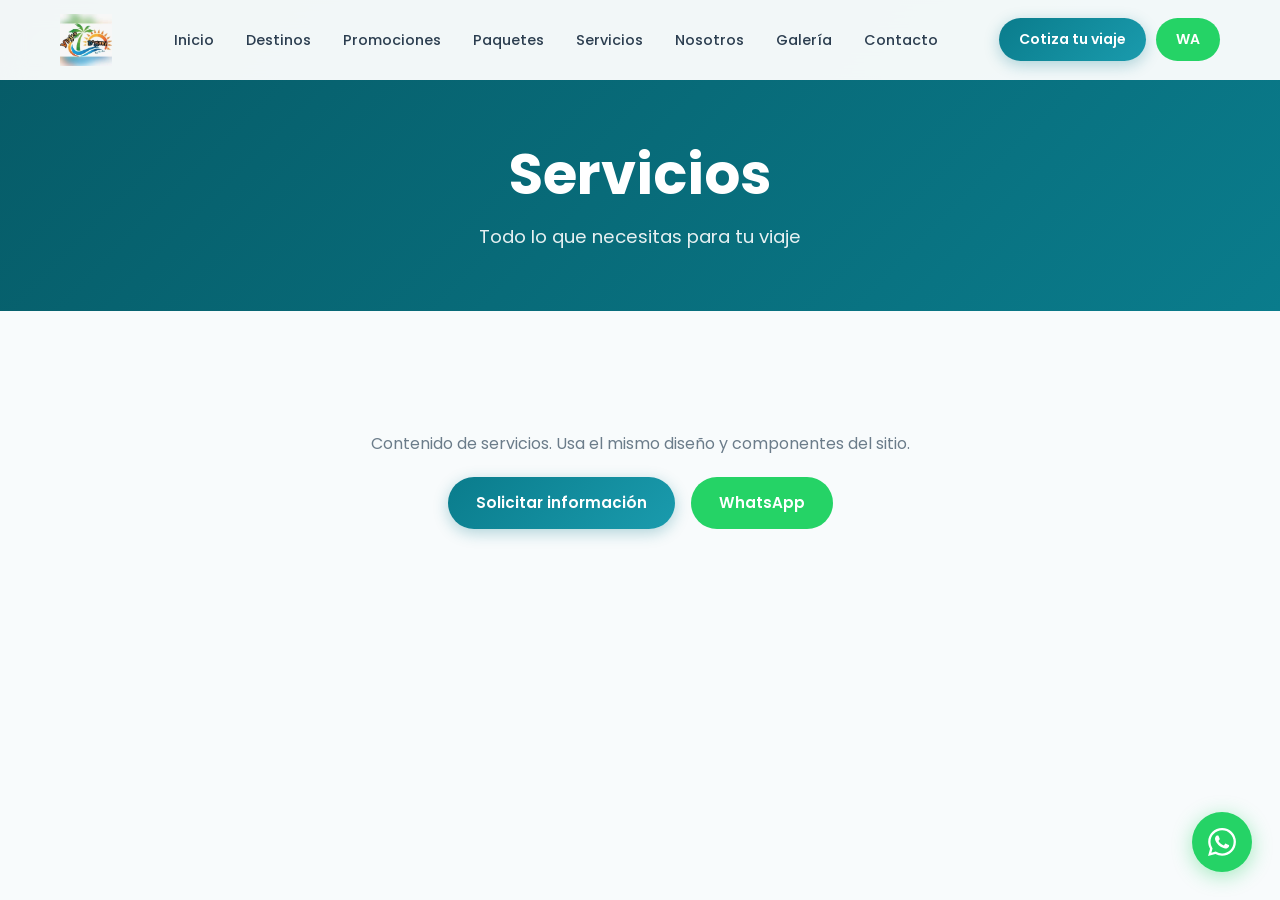
<file: servicios.html>
<!DOCTYPE html>
<html lang="es">
<head>
  <meta charset="UTF-8">
  <meta name="viewport" content="width=device-width, initial-scale=1.0">
  <title>Servicios | Viajes D'Gavi by Morhú</title>
  <link rel="icon" type="image/jpeg" href="assets/img/logo.jpg">
  <meta name="description" content="Servicios - Viajes D'Gavi by Morhú. El placer de viajar sin preocupaciones.">
  <link href="https://fonts.googleapis.com/css2?family=Poppins:wght@300;400;500;600;700;800&family=Playfair+Display:wght@600;700&display=swap" rel="stylesheet">
  <link rel="stylesheet" href="assets/css/style.css">
</head>
<body>
  <header class="header" id="header">
    <div class="container header-container">
      <a href="index.html" class="logo" aria-label="Viajes D'Gavi by Morhú"><img src="assets/img/logo.jpg" alt="Viajes D'Gavi by Morhú" width="180" height="52"></a>
      <nav class="nav" id="nav">
        <ul class="nav-list">
          <li><a href="index.html" class="nav-link">Inicio</a></li>
          <li><a href="destinos.html" class="nav-link">Destinos</a></li>
          <li><a href="promociones.html" class="nav-link">Promociones</a></li>
          <li><a href="paquetes.html" class="nav-link">Paquetes</a></li>
          <li><a href="servicios.html" class="nav-link">Servicios</a></li>
          <li><a href="nosotros.html" class="nav-link">Nosotros</a></li>
          <li><a href="galeria.html" class="nav-link">Galería</a></li>
          <li><a href="contacto.html" class="nav-link">Contacto</a></li>
        </ul>
      </nav>
      <div class="header-actions">
        <a href="contacto.html" class="btn btn-primary btn-sm header-cta">Cotiza tu viaje</a>
        <a href="https://wa.me/528130515995?text=Hola%2C%20me%20interesa%20recibir%20informaci%C3%B3n%20sobre%20los%20viajes%20y%20promociones%20de%20Viajes%20D%27Gavi%20by%20Morh%C3%BA." class="btn btn-whatsapp btn-sm" target="_blank" rel="noopener">WA</a>
        <button class="menu-toggle" id="menuToggle" aria-label="Menú"><span></span><span></span><span></span></button>
      </div>
    </div>
  </header>

  <main>
    <section class="page-header">
      <div class="container">
        <h1>Servicios</h1>
        <p>Todo lo que necesitas para tu viaje</p>
      </div>
    </section>

    <section class="section">
      <div class="container">
        <div style="text-align:center;padding:40px 0">
          <p style="color:var(--gray);margin-bottom:20px">Contenido de servicios. Usa el mismo diseño y componentes del sitio.</p>
          <a href="contacto.html" class="btn btn-primary">Solicitar información</a>
          <a href="https://wa.me/528130515995" class="btn btn-whatsapp" target="_blank" style="margin-left:12px">WhatsApp</a>
        </div>
      </div>
    </section>
  </main>
  <a href="https://wa.me/528130515995?text=Hola%2C%20me%20interesa%20recibir%20informaci%C3%B3n%20sobre%20los%20viajes%20y%20promociones%20de%20Viajes%20D%27Gavi%20by%20Morh%C3%BA." class="whatsapp-float" target="_blank" rel="noopener" aria-label="WhatsApp"><svg width="28" height="28" viewBox="0 0 24 24" fill="currentColor"><path d="M17.472 14.382c-.297-.149-1.758-.867-2.03-.967-.273-.099-.471-.148-.67.15-.197.297-.767.966-.94 1.164-.173.199-.347.223-.644.075-.297-.15-1.255-.463-2.39-1.475-.883-.788-1.48-1.761-1.653-2.059-.173-.297-.018-.458.13-.606.134-.133.298-.347.446-.52.149-.174.198-.298.298-.497.099-.198.05-.371-.025-.52-.075-.149-.669-1.612-.916-2.207-.242-.579-.487-.5-.669-.51-.173-.008-.371-.01-.57-.01-.198 0-.52.074-.792.372-.272.297-1.04 1.016-1.04 2.479 0 1.462 1.065 2.875 1.213 3.074.149.198 2.096 3.2 5.077 4.487.709.306 1.262.489 1.694.625.712.227 1.36.195 1.871.118.571-.085 1.758-.719 2.006-1.413.248-.694.248-1.289.173-1.413-.074-.124-.272-.198-.57-.347m-5.421 7.403h-.004a9.87 9.87 0 01-5.031-1.378l-.361-.214-3.741.982.998-3.648-.235-.374a9.86 9.86 0 01-1.51-5.26c.001-5.45 4.436-9.884 9.888-9.884 2.64 0 5.122 1.03 6.988 2.898a9.825 9.825 0 012.893 6.994c-.003 5.45-4.435 9.884-9.85 9.884m8.413-18.297A11.815 11.815 0 0012.05 0C5.495 0 .16 5.335.157 11.892c0 2.096.547 4.142 1.588 5.945L.057 24l6.305-1.654a11.882 11.882 0 005.683 1.448h.005c6.554 0 11.89-5.335 11.893-11.893a11.821 11.821 0 00-3.48-8.413z"/></svg></a>
  <script src="assets/js/config.js"></script>
  <script src="assets/js/api.js"></script>
  <script src="assets/js/main.js"></script>
</body></html>
</file>
<file: assets/css/style.css>
/* ==========================================================================
   Viajes D'Gavi by Morhú - Main Stylesheet
   Modern, elegant travel agency design
   ========================================================================== */

/* CSS Variables - Inspired by travel, ocean, sunset */
:root {
    --primary: #0A7C8C;          /* Deep teal/ocean */
    --primary-dark: #065A66;
    --primary-light: #1A9BAD;
    --secondary: #F4A261;        /* Warm sunset orange */
    --secondary-dark: #E76F51;
    --accent: #2A9D8F;           /* Tropical green */
    --dark: #1A2332;
    --dark-soft: #2C3E50;
    --gray: #6B7C8A;
    --gray-light: #E8EEF2;
    --light: #F8FBFC;
    --white: #FFFFFF;
    --success: #2ECC71;
    --warning: #F39C12;
    --danger: #E74C3C;
    
    --font-primary: 'Poppins', -apple-system, BlinkMacSystemFont, sans-serif;
    --font-display: 'Playfair Display', Georgia, serif;
    
    --shadow-sm: 0 2px 8px rgba(0,0,0,0.06);
    --shadow: 0 4px 20px rgba(0,0,0,0.08);
    --shadow-lg: 0 10px 40px rgba(0,0,0,0.12);
    --shadow-xl: 0 20px 60px rgba(0,0,0,0.15);
    
    --radius: 12px;
    --radius-sm: 8px;
    --radius-lg: 20px;
    --radius-full: 9999px;
    
    --transition: all 0.3s cubic-bezier(0.4, 0, 0.2, 1);
    --header-height: 80px;
}

/* Reset & Base */
*, *::before, *::after {
    box-sizing: border-box;
    margin: 0;
    padding: 0;
}

html {
    scroll-behavior: smooth;
    font-size: 16px;
}

body {
    font-family: var(--font-primary);
    color: var(--dark);
    background: var(--light);
    line-height: 1.6;
    overflow-x: hidden;
    -webkit-font-smoothing: antialiased;
}

img {
    max-width: 100%;
    height: auto;
    display: block;
}

a {
    text-decoration: none;
    color: inherit;
    transition: var(--transition);
}

ul, ol {
    list-style: none;
}

button, input, select, textarea {
    font-family: inherit;
    font-size: inherit;
}

/* Container */
.container {
    width: 100%;
    max-width: 1200px;
    margin: 0 auto;
    padding: 0 20px;
}

.container-wide {
    max-width: 1400px;
}

/* Typography */
h1, h2, h3, h4, h5, h6 {
    font-weight: 700;
    line-height: 1.25;
    color: var(--dark);
}

h1 { font-size: clamp(2rem, 5vw, 3.5rem); }
h2 { font-size: clamp(1.75rem, 4vw, 2.75rem); }
h3 { font-size: clamp(1.25rem, 3vw, 1.75rem); }

.section-title {
    text-align: center;
    margin-bottom: 1rem;
}

.section-title span {
    color: var(--primary);
}

.section-subtitle {
    text-align: center;
    color: var(--gray);
    max-width: 600px;
    margin: 0 auto 3rem;
    font-size: 1.1rem;
}

/* Buttons */
.btn {
    display: inline-flex;
    align-items: center;
    justify-content: center;
    gap: 8px;
    padding: 14px 28px;
    font-weight: 600;
    font-size: 0.95rem;
    border-radius: var(--radius-full);
    border: none;
    cursor: pointer;
    transition: var(--transition);
    white-space: nowrap;
}

.btn-primary {
    background: linear-gradient(135deg, var(--primary), var(--primary-light));
    color: var(--white);
    box-shadow: 0 4px 15px rgba(10, 124, 140, 0.3);
}

.btn-primary:hover {
    transform: translateY(-2px);
    box-shadow: 0 8px 25px rgba(10, 124, 140, 0.4);
}

.btn-secondary {
    background: linear-gradient(135deg, var(--secondary), var(--secondary-dark));
    color: var(--white);
    box-shadow: 0 4px 15px rgba(244, 162, 97, 0.3);
}

.btn-secondary:hover {
    transform: translateY(-2px);
    box-shadow: 0 8px 25px rgba(244, 162, 97, 0.4);
}

.btn-outline {
    background: transparent;
    border: 2px solid var(--white);
    color: var(--white);
}

.btn-outline:hover {
    background: var(--white);
    color: var(--primary);
}

.btn-whatsapp {
    background: #25D366;
    color: var(--white);
}

.btn-whatsapp:hover {
    background: #1da851;
    transform: translateY(-2px);
}

.btn-sm {
    padding: 10px 20px;
    font-size: 0.875rem;
}

.btn-lg {
    padding: 16px 36px;
    font-size: 1.05rem;
}

/* Header */
.header {
    position: fixed;
    top: 0;
    left: 0;
    right: 0;
    height: var(--header-height);
    background: rgba(255, 255, 255, 0.95);
    backdrop-filter: blur(12px);
    -webkit-backdrop-filter: blur(12px);
    z-index: 1000;
    transition: var(--transition);
    border-bottom: 1px solid transparent;
}

.header.scrolled {
    box-shadow: var(--shadow);
    border-bottom-color: var(--gray-light);
}

.header-container {
    display: flex;
    align-items: center;
    justify-content: space-between;
    height: 100%;
}

.logo {
    display: flex;
    flex-direction: column;
    line-height: 1.1;
}

.logo-text {
    font-family: var(--font-display);
    font-size: 1.5rem;
    font-weight: 700;
    color: var(--dark);
}

.logo-accent {
    color: var(--primary);
}

.logo-sub {
    font-size: 0.7rem;
    font-weight: 500;
    color: var(--gray);
    letter-spacing: 1px;
    text-transform: uppercase;
}

.nav-list {
    display: flex;
    gap: 4px;
}

.nav-link {
    padding: 8px 14px;
    font-size: 0.9rem;
    font-weight: 500;
    color: var(--dark-soft);
    border-radius: var(--radius-sm);
    position: relative;
}

.nav-link:hover,
.nav-link.active {
    color: var(--primary);
}

.nav-link.active::after {
    content: '';
    position: absolute;
    bottom: 2px;
    left: 14px;
    right: 14px;
    height: 2px;
    background: var(--primary);
    border-radius: 2px;
}

.header-actions {
    display: flex;
    align-items: center;
    gap: 10px;
}

.menu-toggle {
    display: none;
    flex-direction: column;
    gap: 5px;
    background: none;
    border: none;
    cursor: pointer;
    padding: 8px;
}

.menu-toggle span {
    display: block;
    width: 24px;
    height: 2.5px;
    background: var(--dark);
    border-radius: 2px;
    transition: var(--transition);
}

/* Hero Slider */
.hero {
    position: relative;
    height: 100vh;
    min-height: 600px;
    margin-top: 0;
    overflow: hidden;
}

.hero-slider {
    position: relative;
    width: 100%;
    height: 100%;
}

.hero-slide {
    position: absolute;
    inset: 0;
    opacity: 0;
    transition: opacity 1s ease, transform 8s ease;
    transform: scale(1.05);
}

.hero-slide.active {
    opacity: 1;
    transform: scale(1);
    z-index: 1;
}

.hero-slide img {
    width: 100%;
    height: 100%;
    object-fit: cover;
}

.hero-overlay {
    position: absolute;
    inset: 0;
    background: linear-gradient(135deg, rgba(10, 50, 70, 0.7) 0%, rgba(10, 80, 100, 0.4) 50%, rgba(0,0,0,0.3) 100%);
    z-index: 2;
}

.hero-content {
    position: absolute;
    inset: 0;
    z-index: 3;
    display: flex;
    align-items: center;
    justify-content: center;
    text-align: center;
    color: var(--white);
    padding: 0 20px;
}

.hero-content .container {
    max-width: 800px;
}

.hero-badge {
    display: inline-block;
    background: rgba(255,255,255,0.15);
    backdrop-filter: blur(8px);
    padding: 8px 20px;
    border-radius: var(--radius-full);
    font-size: 0.85rem;
    font-weight: 600;
    letter-spacing: 1px;
    text-transform: uppercase;
    margin-bottom: 1.5rem;
    border: 1px solid rgba(255,255,255,0.2);
}

.hero-title {
    font-family: var(--font-display);
    font-size: clamp(2.5rem, 6vw, 4.5rem);
    font-weight: 700;
    margin-bottom: 1rem;
    text-shadow: 0 2px 20px rgba(0,0,0,0.3);
    color: var(--white);
}

.hero-text {
    font-size: clamp(1.1rem, 2.5vw, 1.4rem);
    margin-bottom: 2rem;
    opacity: 0.95;
    font-weight: 300;
}

.hero-buttons {
    display: flex;
    gap: 16px;
    justify-content: center;
    flex-wrap: wrap;
}

.hero-nav {
    position: absolute;
    bottom: 40px;
    left: 50%;
    transform: translateX(-50%);
    z-index: 4;
    display: flex;
    gap: 10px;
}

.hero-dot {
    width: 12px;
    height: 12px;
    border-radius: 50%;
    background: rgba(255,255,255,0.4);
    border: none;
    cursor: pointer;
    transition: var(--transition);
}

.hero-dot.active {
    background: var(--white);
    transform: scale(1.2);
}

.hero-arrows {
    position: absolute;
    top: 50%;
    transform: translateY(-50%);
    z-index: 4;
    width: 100%;
    display: flex;
    justify-content: space-between;
    padding: 0 20px;
    pointer-events: none;
}

.hero-arrow {
    width: 50px;
    height: 50px;
    border-radius: 50%;
    background: rgba(255,255,255,0.15);
    backdrop-filter: blur(8px);
    border: 1px solid rgba(255,255,255,0.2);
    color: var(--white);
    display: flex;
    align-items: center;
    justify-content: center;
    cursor: pointer;
    pointer-events: all;
    transition: var(--transition);
}

.hero-arrow:hover {
    background: rgba(255,255,255,0.3);
}

/* Sections */
.section {
    padding: 80px 0;
}

.section-alt {
    background: var(--white);
}

/* Destination Cards */
.destinations-grid {
    display: grid;
    grid-template-columns: repeat(auto-fill, minmax(280px, 1fr));
    gap: 24px;
}

.dest-card {
    position: relative;
    border-radius: var(--radius-lg);
    overflow: hidden;
    aspect-ratio: 3/4;
    cursor: pointer;
    group: true;
}

.dest-card img {
    width: 100%;
    height: 100%;
    object-fit: cover;
    transition: transform 0.6s ease;
}

.dest-card:hover img {
    transform: scale(1.08);
}

.dest-card-overlay {
    position: absolute;
    inset: 0;
    background: linear-gradient(to top, rgba(0,0,0,0.8) 0%, rgba(0,0,0,0.2) 50%, transparent 100%);
    display: flex;
    flex-direction: column;
    justify-content: flex-end;
    padding: 24px;
    color: var(--white);
}

.dest-card-category {
    font-size: 0.75rem;
    font-weight: 600;
    text-transform: uppercase;
    letter-spacing: 1px;
    opacity: 0.8;
    margin-bottom: 4px;
}

.dest-card-title {
    font-size: 1.4rem;
    font-weight: 700;
    margin-bottom: 6px;
    color: var(--white);
}

.dest-card-desc {
    font-size: 0.9rem;
    opacity: 0.85;
    margin-bottom: 12px;
}

.dest-card-price {
    font-size: 1.1rem;
    font-weight: 700;
    color: var(--secondary);
}

.dest-card-price span {
    font-size: 0.8rem;
    font-weight: 400;
    opacity: 0.8;
    color: var(--white);
}

/* Promotion Cards */
.promo-grid {
    display: grid;
    grid-template-columns: repeat(auto-fill, minmax(300px, 1fr));
    gap: 28px;
}

.promo-card {
    background: var(--white);
    border-radius: var(--radius-lg);
    overflow: hidden;
    box-shadow: var(--shadow);
    transition: var(--transition);
}

.promo-card:hover {
    transform: translateY(-8px);
    box-shadow: var(--shadow-xl);
}

.promo-card-img {
    position: relative;
    aspect-ratio: 16/10;
    overflow: hidden;
}

.promo-card-img img {
    width: 100%;
    height: 100%;
    object-fit: cover;
    transition: transform 0.5s ease;
}

.promo-card:hover .promo-card-img img {
    transform: scale(1.05);
}

.promo-badge {
    position: absolute;
    top: 16px;
    left: 16px;
    background: var(--secondary-dark);
    color: var(--white);
    padding: 6px 14px;
    border-radius: var(--radius-full);
    font-size: 0.8rem;
    font-weight: 700;
}

.promo-card-body {
    padding: 24px;
}

.promo-card-title {
    font-size: 1.25rem;
    margin-bottom: 6px;
}

.promo-card-meta {
    display: flex;
    gap: 16px;
    color: var(--gray);
    font-size: 0.875rem;
    margin-bottom: 12px;
}

.promo-card-desc {
    color: var(--gray);
    font-size: 0.9rem;
    margin-bottom: 16px;
    display: -webkit-box;
    -webkit-line-clamp: 2;
    -webkit-box-orient: vertical;
    overflow: hidden;
}

.promo-card-footer {
    display: flex;
    align-items: center;
    justify-content: space-between;
    gap: 12px;
}

.promo-price {
    display: flex;
    flex-direction: column;
}

.promo-price-old {
    font-size: 0.85rem;
    color: var(--gray);
    text-decoration: line-through;
}

.promo-price-current {
    font-size: 1.4rem;
    font-weight: 700;
    color: var(--primary);
}

/* Services */
.services-grid {
    display: grid;
    grid-template-columns: repeat(auto-fill, minmax(250px, 1fr));
    gap: 24px;
}

.service-card {
    background: var(--white);
    padding: 32px 24px;
    border-radius: var(--radius-lg);
    text-align: center;
    box-shadow: var(--shadow-sm);
    transition: var(--transition);
    border: 1px solid var(--gray-light);
}

.service-card:hover {
    transform: translateY(-6px);
    box-shadow: var(--shadow-lg);
    border-color: var(--primary-light);
}

.service-icon {
    width: 64px;
    height: 64px;
    margin: 0 auto 20px;
    background: linear-gradient(135deg, rgba(10,124,140,0.1), rgba(42,157,143,0.1));
    border-radius: 50%;
    display: flex;
    align-items: center;
    justify-content: center;
    font-size: 1.8rem;
}

.service-card h3 {
    font-size: 1.1rem;
    margin-bottom: 8px;
}

.service-card p {
    color: var(--gray);
    font-size: 0.9rem;
}

/* Why Us */
.why-grid {
    display: grid;
    grid-template-columns: repeat(auto-fill, minmax(220px, 1fr));
    gap: 28px;
}

.why-card {
    text-align: center;
    padding: 20px;
}

.why-icon {
    width: 72px;
    height: 72px;
    margin: 0 auto 20px;
    background: linear-gradient(135deg, var(--primary), var(--accent));
    border-radius: 50%;
    display: flex;
    align-items: center;
    justify-content: center;
    color: var(--white);
    font-size: 1.8rem;
    box-shadow: 0 8px 25px rgba(10,124,140,0.25);
}

.why-card h3 {
    font-size: 1.15rem;
    margin-bottom: 8px;
}

.why-card p {
    color: var(--gray);
    font-size: 0.95rem;
}

/* Testimonials */
.testimonial-grid {
    display: grid;
    grid-template-columns: repeat(auto-fill, minmax(300px, 1fr));
    gap: 24px;
}

.testimonial-card {
    background: var(--white);
    padding: 32px;
    border-radius: var(--radius-lg);
    box-shadow: var(--shadow);
    position: relative;
}

.testimonial-card::before {
    content: '"';
    position: absolute;
    top: 16px;
    right: 24px;
    font-size: 4rem;
    font-family: var(--font-display);
    color: var(--primary);
    opacity: 0.15;
    line-height: 1;
}

.testimonial-stars {
    color: var(--secondary);
    font-size: 1.1rem;
    margin-bottom: 12px;
    letter-spacing: 2px;
}

.testimonial-text {
    color: var(--dark-soft);
    font-size: 0.95rem;
    margin-bottom: 20px;
    font-style: italic;
}

.testimonial-author {
    display: flex;
    align-items: center;
    gap: 12px;
}

.testimonial-avatar {
    width: 48px;
    height: 48px;
    border-radius: 50%;
    background: linear-gradient(135deg, var(--primary), var(--accent));
    display: flex;
    align-items: center;
    justify-content: center;
    color: var(--white);
    font-weight: 700;
    font-size: 1.1rem;
}

.testimonial-name {
    font-weight: 600;
    font-size: 0.95rem;
}

/* Gallery */
.gallery-grid {
    display: grid;
    grid-template-columns: repeat(auto-fill, minmax(250px, 1fr));
    gap: 12px;
}

.gallery-item {
    position: relative;
    aspect-ratio: 1;
    border-radius: var(--radius);
    overflow: hidden;
    cursor: pointer;
}

.gallery-item img {
    width: 100%;
    height: 100%;
    object-fit: cover;
    transition: transform 0.5s ease;
}

.gallery-item:hover img {
    transform: scale(1.1);
}

.gallery-item::after {
    content: '';
    position: absolute;
    inset: 0;
    background: rgba(10,124,140,0.3);
    opacity: 0;
    transition: var(--transition);
}

.gallery-item:hover::after {
    opacity: 1;
}

/* Contact Form */
.contact-section {
    display: grid;
    grid-template-columns: 1fr 1.2fr;
    gap: 48px;
    align-items: start;
}

.contact-info h2 {
    margin-bottom: 1rem;
}

.contact-info p {
    color: var(--gray);
    margin-bottom: 2rem;
}

.contact-details {
    display: flex;
    flex-direction: column;
    gap: 20px;
}

.contact-item {
    display: flex;
    align-items: flex-start;
    gap: 16px;
}

.contact-item-icon {
    width: 48px;
    height: 48px;
    background: linear-gradient(135deg, rgba(10,124,140,0.1), rgba(42,157,143,0.1));
    border-radius: 50%;
    display: flex;
    align-items: center;
    justify-content: center;
    color: var(--primary);
    flex-shrink: 0;
}

.contact-form {
    background: var(--white);
    padding: 40px;
    border-radius: var(--radius-lg);
    box-shadow: var(--shadow-lg);
}

.form-group {
    margin-bottom: 20px;
}

.form-row {
    display: grid;
    grid-template-columns: 1fr 1fr;
    gap: 16px;
}

.form-group label {
    display: block;
    font-weight: 500;
    font-size: 0.9rem;
    margin-bottom: 6px;
    color: var(--dark-soft);
}

.form-group input,
.form-group select,
.form-group textarea {
    width: 100%;
    padding: 12px 16px;
    border: 1.5px solid var(--gray-light);
    border-radius: var(--radius-sm);
    background: var(--light);
    transition: var(--transition);
    color: var(--dark);
}

.form-group input:focus,
.form-group select:focus,
.form-group textarea:focus {
    outline: none;
    border-color: var(--primary);
    background: var(--white);
    box-shadow: 0 0 0 3px rgba(10,124,140,0.1);
}

.form-group textarea {
    min-height: 120px;
    resize: vertical;
}

.form-check {
    display: flex;
    align-items: flex-start;
    gap: 10px;
    margin-bottom: 24px;
}

.form-check input {
    width: 18px;
    height: 18px;
    margin-top: 2px;
    accent-color: var(--primary);
}

.form-check label {
    font-size: 0.875rem;
    color: var(--gray);
}

.form-check a {
    color: var(--primary);
    text-decoration: underline;
}

.form-message {
    padding: 16px;
    border-radius: var(--radius-sm);
    margin-bottom: 20px;
    font-weight: 500;
    display: none;
}

.form-message.success {
    background: rgba(46,204,113,0.1);
    color: #27ae60;
    border: 1px solid rgba(46,204,113,0.3);
    display: block;
}

.form-message.error {
    background: rgba(231,76,60,0.1);
    color: #c0392b;
    border: 1px solid rgba(231,76,60,0.3);
    display: block;
}

/* Footer */
.footer {
    background: var(--dark);
    color: rgba(255,255,255,0.8);
    padding: 60px 0 0;
}

.footer-grid {
    display: grid;
    grid-template-columns: 1.5fr 1fr 1fr 1.2fr;
    gap: 40px;
    padding-bottom: 40px;
    border-bottom: 1px solid rgba(255,255,255,0.1);
}

.footer-logo .logo-text {
    color: var(--white);
}

.footer-slogan {
    margin: 12px 0 20px;
    font-size: 0.95rem;
    opacity: 0.7;
}

.footer-social {
    display: flex;
    gap: 12px;
}

.footer-social a {
    width: 40px;
    height: 40px;
    border-radius: 50%;
    background: rgba(255,255,255,0.1);
    display: flex;
    align-items: center;
    justify-content: center;
    color: var(--white);
    transition: var(--transition);
}

.footer-social a:hover {
    background: var(--primary);
    transform: translateY(-3px);
}

.footer-links h4,
.footer-contact h4 {
    color: var(--white);
    font-size: 1rem;
    margin-bottom: 20px;
}

.footer-links ul,
.footer-contact ul {
    display: flex;
    flex-direction: column;
    gap: 10px;
}

.footer-links a:hover {
    color: var(--primary-light);
}

.footer-contact li {
    display: flex;
    align-items: flex-start;
    gap: 10px;
    font-size: 0.9rem;
}

.footer-contact svg {
    flex-shrink: 0;
    margin-top: 2px;
    opacity: 0.7;
}

.footer-bottom {
    padding: 24px 0;
    text-align: center;
    font-size: 0.875rem;
    opacity: 0.6;
}

/* WhatsApp Float */
.whatsapp-float {
    position: fixed;
    bottom: 28px;
    right: 28px;
    width: 60px;
    height: 60px;
    background: #25D366;
    border-radius: 50%;
    display: flex;
    align-items: center;
    justify-content: center;
    color: var(--white);
    box-shadow: 0 4px 20px rgba(37, 211, 102, 0.4);
    z-index: 999;
    transition: var(--transition);
}

.whatsapp-float:hover {
    transform: scale(1.1);
    box-shadow: 0 6px 30px rgba(37, 211, 102, 0.5);
}

/* CTA Banner */
.cta-banner {
    background: linear-gradient(135deg, var(--primary-dark), var(--primary), var(--accent));
    padding: 60px 0;
    text-align: center;
    color: var(--white);
}

.cta-banner h2 {
    color: var(--white);
    margin-bottom: 12px;
}

.cta-banner p {
    opacity: 0.9;
    margin-bottom: 28px;
    font-size: 1.15rem;
}

.cta-banner .btn-outline {
    border-color: var(--white);
}

/* Animations */
@keyframes fadeInUp {
    from {
        opacity: 0;
        transform: translateY(30px);
    }
    to {
        opacity: 1;
        transform: translateY(0);
    }
}

.animate-on-scroll {
    opacity: 0;
    transform: translateY(30px);
    transition: opacity 0.6s ease, transform 0.6s ease;
}

.animate-on-scroll.visible {
    opacity: 1;
    transform: translateY(0);
}

/* Page Header */
.page-header {
    background: linear-gradient(135deg, var(--primary-dark), var(--primary));
    padding: 140px 0 60px;
    text-align: center;
    color: var(--white);
}

.page-header h1 {
    color: var(--white);
    margin-bottom: 12px;
}

.page-header p {
    opacity: 0.9;
    font-size: 1.15rem;
    max-width: 600px;
    margin: 0 auto;
}

/* Modal */
.modal-overlay {
    position: fixed;
    inset: 0;
    background: rgba(0,0,0,0.6);
    backdrop-filter: blur(4px);
    z-index: 2000;
    display: none;
    align-items: center;
    justify-content: center;
    padding: 20px;
}

.modal-overlay.active {
    display: flex;
}

.modal {
    background: var(--white);
    border-radius: var(--radius-lg);
    max-width: 500px;
    width: 100%;
    max-height: 90vh;
    overflow-y: auto;
    padding: 32px;
    position: relative;
    animation: fadeInUp 0.3s ease;
}

.modal-close {
    position: absolute;
    top: 16px;
    right: 16px;
    width: 36px;
    height: 36px;
    border: none;
    background: var(--gray-light);
    border-radius: 50%;
    cursor: pointer;
    font-size: 1.2rem;
    display: flex;
    align-items: center;
    justify-content: center;
}

/* Responsive */
@media (max-width: 1024px) {
    .nav {
        display: none;
        position: fixed;
        top: var(--header-height);
        left: 0;
        right: 0;
        bottom: 0;
        background: var(--white);
        padding: 24px;
        z-index: 999;
    }
    
    .nav.active {
        display: block;
    }
    
    .nav-list {
        flex-direction: column;
        gap: 4px;
    }
    
    .nav-link {
        display: block;
        padding: 14px 16px;
        font-size: 1.05rem;
        border-radius: var(--radius);
    }
    
    .nav-link.active::after {
        display: none;
    }
    
    .nav-link.active {
        background: rgba(10,124,140,0.08);
    }
    
    .menu-toggle {
        display: flex;
    }
    
    .menu-toggle.active span:nth-child(1) {
        transform: rotate(45deg) translate(5px, 5px);
    }
    
    .menu-toggle.active span:nth-child(2) {
        opacity: 0;
    }
    
    .menu-toggle.active span:nth-child(3) {
        transform: rotate(-45deg) translate(5px, -5px);
    }
    
    .header-cta {
        display: none;
    }
    
    .footer-grid {
        grid-template-columns: 1fr 1fr;
    }
    
    .contact-section {
        grid-template-columns: 1fr;
    }
}

@media (max-width: 768px) {
    :root {
        --header-height: 70px;
    }
    
    .section {
        padding: 60px 0;
    }
    
    .hero {
        min-height: 500px;
    }
    
    .hero-arrows {
        display: none;
    }
    
    .form-row {
        grid-template-columns: 1fr;
    }
    
    .footer-grid {
        grid-template-columns: 1fr;
        gap: 32px;
    }
    
    .contact-form {
        padding: 28px 20px;
    }
    
    .whatsapp-float {
        width: 54px;
        height: 54px;
        bottom: 20px;
        right: 20px;
    }
}

@media (max-width: 480px) {
    .hero-buttons {
        flex-direction: column;
        align-items: center;
    }
    
    .hero-buttons .btn {
        width: 100%;
        max-width: 280px;
    }
    
    .destinations-grid,
    .promo-grid {
        grid-template-columns: 1fr;
    }
}

/* Logo image */
.logo {
  display: flex;
  align-items: center;
  gap: 0;
  text-decoration: none;
}
.logo img {
  height: 52px;
  width: auto;
  max-width: 180px;
  object-fit: contain;
  display: block;
}
.footer-logo img {
  height: 56px;
  max-width: 200px;
}
@media (max-width: 768px) {
  .logo img {
    height: 42px;
    max-width: 140px;
  }
}

/* FAQ */
.faq-list { max-width: 800px; margin: 0 auto; display: flex; flex-direction: column; gap: 12px; }
.faq-item {
  background: var(--white);
  border-radius: var(--radius);
  box-shadow: var(--shadow-sm);
  border: 1px solid var(--gray-light);
  overflow: hidden;
}
.faq-item summary {
  padding: 18px 20px;
  font-weight: 600;
  cursor: pointer;
  list-style: none;
  display: flex;
  justify-content: space-between;
  align-items: center;
  gap: 12px;
}
.faq-item summary::-webkit-details-marker { display: none; }
.faq-item summary::after { content: '+'; font-size: 1.3rem; color: var(--primary); font-weight: 400; }
.faq-item[open] summary::after { content: '−'; }
.faq-body { padding: 0 20px 18px; color: var(--gray); line-height: 1.7; }
.faq-cat {
  display: inline-block;
  font-size: 0.72rem;
  font-weight: 600;
  text-transform: uppercase;
  letter-spacing: 0.5px;
  color: var(--primary);
  background: rgba(10,124,140,0.08);
  padding: 3px 10px;
  border-radius: 999px;
  margin-bottom: 8px;
}
.empty-msg { text-align: center; color: var(--gray); padding: 32px; }

/* Simple table */
.simple-table { width: 100%; border-collapse: collapse; font-size: 0.9rem; }
.simple-table th {
  text-align: left;
  padding: 12px 10px;
  border-bottom: 2px solid var(--gray-light);
  color: var(--gray);
  font-weight: 600;
  white-space: nowrap;
}
.simple-table td {
  padding: 12px 10px;
  border-bottom: 1px solid #F0F4F7;
  vertical-align: top;
}
.data-status {
  text-align: center;
  font-size: 0.8rem;
  color: var(--gray);
  padding: 8px 16px;
  background: rgba(10,124,140,0.06);
}

/* Loading skeleton */
.loading-grid {
  display: grid;
  grid-template-columns: repeat(auto-fill, minmax(280px, 1fr));
  gap: 24px;
}
.skeleton {
  background: linear-gradient(90deg, #eee 25%, #f5f5f5 50%, #eee 75%);
  background-size: 200% 100%;
  animation: shimmer 1.2s infinite;
  border-radius: var(--radius-lg);
  min-height: 280px;
}
@keyframes shimmer {
  0% { background-position: 200% 0; }
  100% { background-position: -200% 0; }
}

/* Barra de estado + botón Actualizar ahora */
.data-status-bar {
  background: rgba(10, 124, 140, 0.08);
  border-bottom: 1px solid rgba(10, 124, 140, 0.12);
  padding: 8px 0;
  position: sticky;
  top: var(--header-height, 80px);
  z-index: 900;
}
.data-status-inner {
  display: flex;
  align-items: center;
  justify-content: center;
  gap: 14px;
  flex-wrap: wrap;
}
.data-status-text {
  font-size: 0.8rem;
  color: var(--gray);
}
.btn-refresh {
  display: inline-flex;
  align-items: center;
  gap: 6px;
  padding: 6px 14px;
  font-size: 0.8rem;
  font-weight: 600;
  font-family: inherit;
  color: var(--primary);
  background: var(--white);
  border: 1.5px solid var(--primary);
  border-radius: 999px;
  cursor: pointer;
  transition: all 0.2s ease;
}
.btn-refresh:hover:not(:disabled) {
  background: var(--primary);
  color: #fff;
}
.btn-refresh:disabled {
  opacity: 0.7;
  cursor: wait;
}
.btn-refresh.is-loading .refresh-icon {
  animation: spin 0.8s linear infinite;
}
@keyframes spin {
  to { transform: rotate(360deg); }
}
@media (max-width: 768px) {
  .data-status-bar { top: 70px; }
  .data-status-text { font-size: 0.72rem; text-align: center; }
}
</file>
